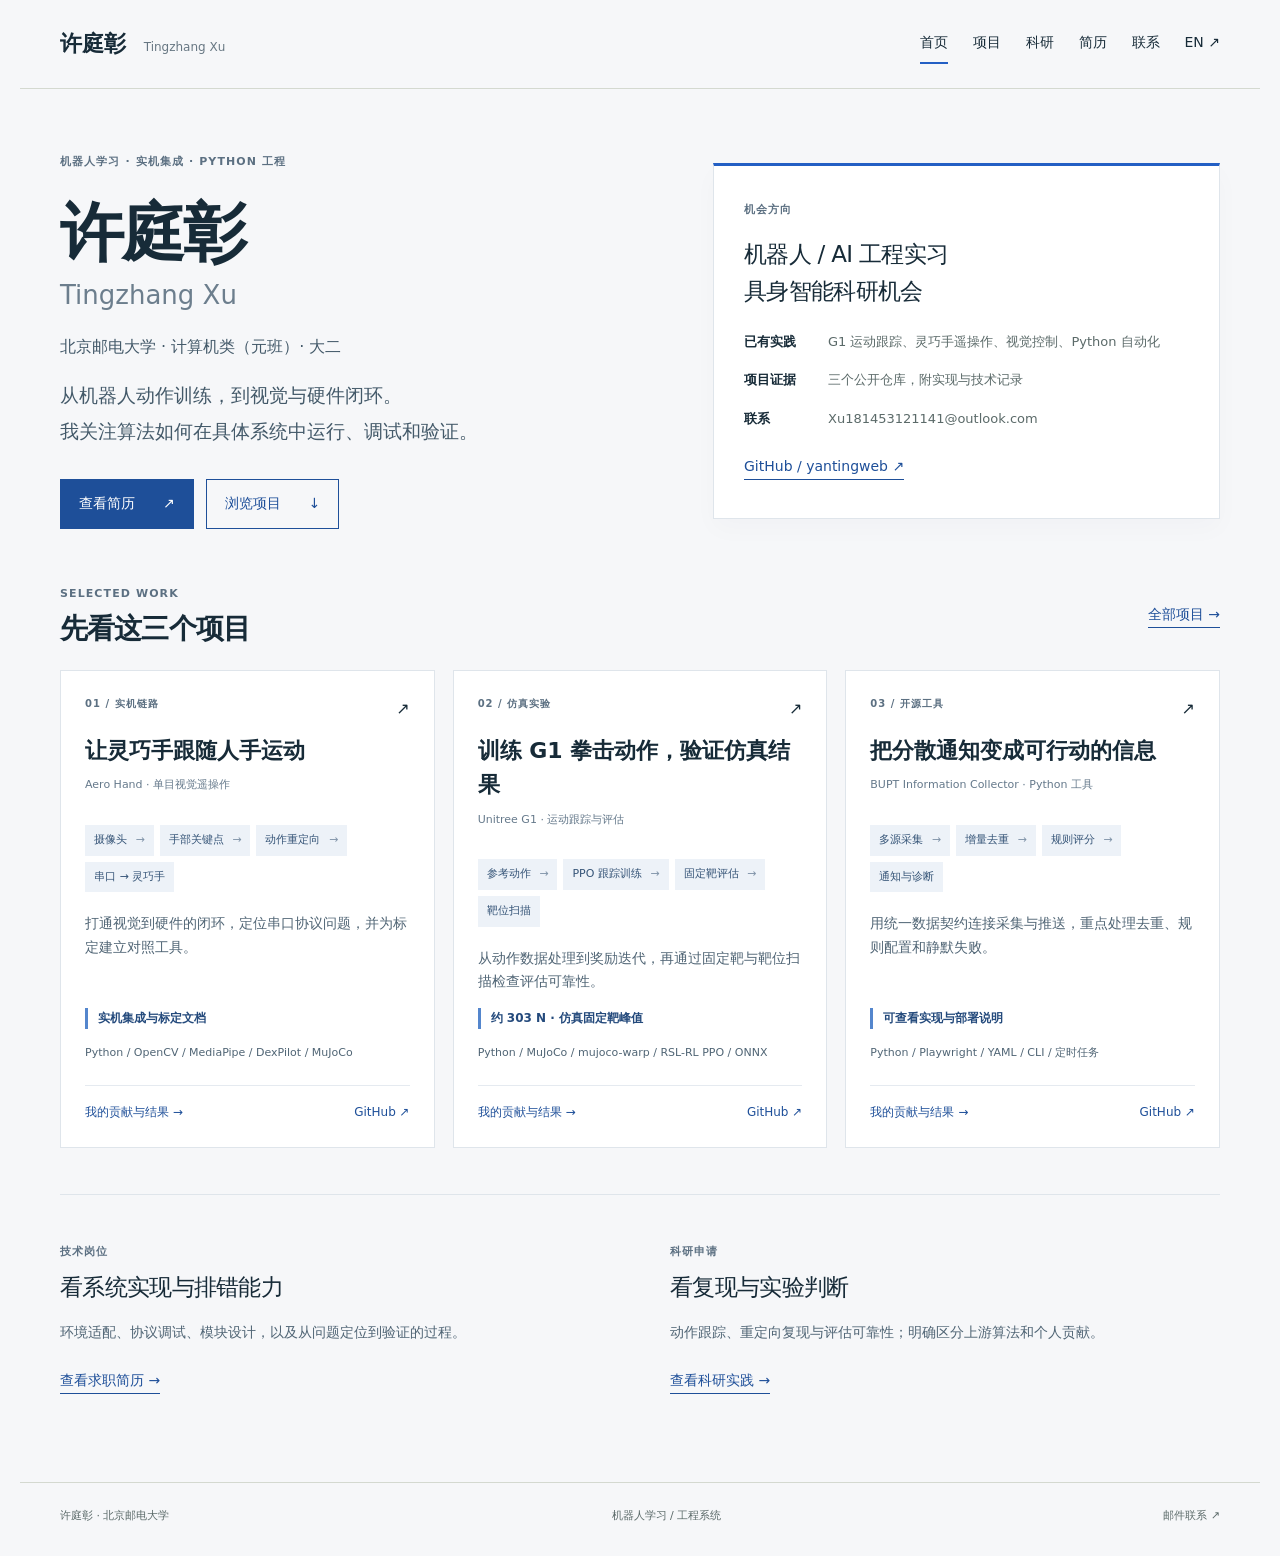
<file: index.html>
<!doctype html><html lang="zh-CN"><head><meta charset="utf-8"><meta name="viewport" content="width=device-width,initial-scale=1"><title>首页 · 许庭彰</title><meta name="description" content="许庭彰，北邮计算机类本科生。机器人学习、灵巧手遥操作与 Python 工程项目。"><link rel="stylesheet" href="assets/style.css"><link rel="stylesheet" href="assets/recruit.css"><link rel="icon" href="assets/favicon.svg"></head><body class="recruit"><a class="skip" href="#main">跳到正文</a><header><a class="brand" href="index.html">许庭彰 <small>Tingzhang Xu</small></a><nav aria-label="主导航"><a href="index.html" aria-current="page">首页</a><a href="projects.html">项目</a><a href="research.html">科研</a><a href="cv.html">简历</a><a href="about.html">联系</a><a href="en/index.html" lang="en">EN ↗</a></nav></header><main id="main"><section class="recruit-hero"><div><p class="eyebrow">机器人学习 · 实机集成 · PYTHON 工程</p><h1>许庭彰<span>Tingzhang Xu</span></h1><p class="identity">北京邮电大学 · 计算机类（元班）· 大二</p><p class="lead">从机器人动作训练，到视觉与硬件闭环。<br>我关注算法如何在具体系统中运行、调试和验证。</p><div class="buttons"><a class="button" href="cv.html">查看简历 <span>↗</span></a><a class="button secondary" href="projects.html">浏览项目 <span>↓</span></a></div></div><aside class="profile-summary"><span class="eyebrow">机会方向</span><h2>机器人 / AI 工程实习<br>具身智能科研机会</h2><dl><dt>已有实践</dt><dd>G1 运动跟踪、灵巧手遥操作、视觉控制、Python 自动化</dd><dt>项目证据</dt><dd>三个公开仓库，附实现与技术记录</dd><dt>联系</dt><dd><a href="mailto:Xu181453121141@outlook.com">Xu181453121141@outlook.com</a></dd></dl><a class="text-link" href="https://github.com/yantingweb">GitHub / yantingweb ↗</a></aside></section><section class="featured"><div class="section-title"><div><p class="eyebrow">SELECTED WORK</p><h2>先看这三个项目</h2></div><a class="text-link" href="projects.html">全部项目 →</a></div><div class="project-grid"><article class="project-card"><div class="card-top"><span class="eyebrow">01 / 实机链路</span><a href="projects.html#hand" aria-label="查看Aero Hand · 单目视觉遥操作详情">↗</a></div><h3><a href="projects.html#hand">让灵巧手跟随人手运动</a></h3><p class="subtitle">Aero Hand · 单目视觉遥操作</p><div class="pipeline" aria-label="系统链路"><span>摄像头</span><span>手部关键点</span><span>动作重定向</span><span>串口 → 灵巧手</span></div><p>打通视觉到硬件的闭环，定位串口协议问题，并为标定建立对照工具。</p><div class="evidence">实机集成与标定文档</div><p class="stack">Python / OpenCV / MediaPipe / DexPilot / MuJoCo</p><div class="card-links"><a href="projects.html#hand">我的贡献与结果 →</a><a href="https://github.com/yantingweb/aero-hand-vision-teleop">GitHub ↗</a></div></article><article class="project-card"><div class="card-top"><span class="eyebrow">02 / 仿真实验</span><a href="projects.html#boxing" aria-label="查看Unitree G1 · 运动跟踪与评估详情">↗</a></div><h3><a href="projects.html#boxing">训练 G1 拳击动作，验证仿真结果</a></h3><p class="subtitle">Unitree G1 · 运动跟踪与评估</p><div class="pipeline" aria-label="系统链路"><span>参考动作</span><span>PPO 跟踪训练</span><span>固定靶评估</span><span>靶位扫描</span></div><p>从动作数据处理到奖励迭代，再通过固定靶与靶位扫描检查评估可靠性。</p><div class="evidence">约 303 N · 仿真固定靶峰值</div><p class="stack">Python / MuJoCo / mujoco-warp / RSL-RL PPO / ONNX</p><div class="card-links"><a href="projects.html#boxing">我的贡献与结果 →</a><a href="https://github.com/yantingweb/robotac-g1-boxing">GitHub ↗</a></div></article><article class="project-card"><div class="card-top"><span class="eyebrow">03 / 开源工具</span><a href="projects.html#collector" aria-label="查看BUPT Information Collector · Python 工具详情">↗</a></div><h3><a href="projects.html#collector">把分散通知变成可行动的信息</a></h3><p class="subtitle">BUPT Information Collector · Python 工具</p><div class="pipeline" aria-label="系统链路"><span>多源采集</span><span>增量去重</span><span>规则评分</span><span>通知与诊断</span></div><p>用统一数据契约连接采集与推送，重点处理去重、规则配置和静默失败。</p><div class="evidence">可查看实现与部署说明</div><p class="stack">Python / Playwright / YAML / CLI / 定时任务</p><div class="card-links"><a href="projects.html#collector">我的贡献与结果 →</a><a href="https://github.com/yantingweb/bupt-information-collector">GitHub ↗</a></div></article></div></section><section class="audience"><div><p class="eyebrow">技术岗位</p><h2>看系统实现与排错能力</h2><p>环境适配、协议调试、模块设计，以及从问题定位到验证的过程。</p><a class="text-link" href="cv.html">查看求职简历 →</a></div><div><p class="eyebrow">科研申请</p><h2>看复现与实验判断</h2><p>动作跟踪、重定向复现与评估可靠性；明确区分上游算法和个人贡献。</p><a class="text-link" href="research.html">查看科研实践 →</a></div></section></main><footer><span>许庭彰 · 北京邮电大学</span><span>机器人学习 / 工程系统</span><a href="mailto:Xu181453121141@outlook.com">邮件联系 ↗</a></footer></body></html>
</file>
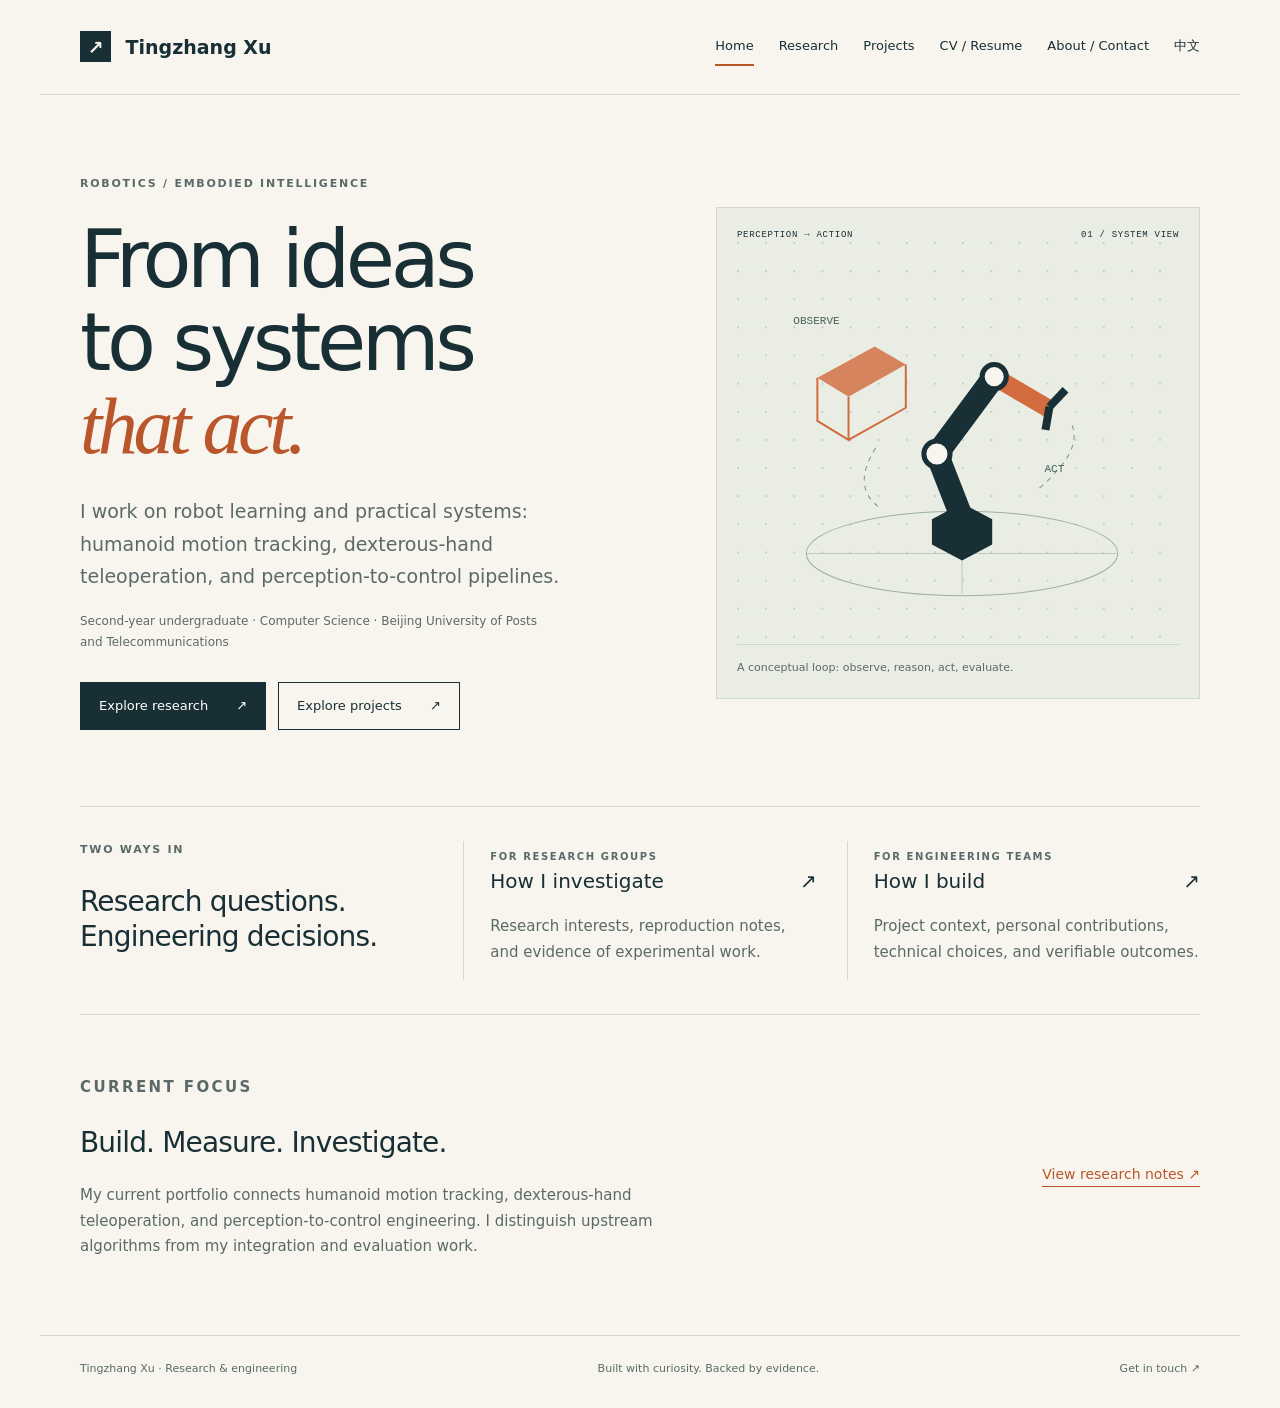
<file: en/index.html>
<!doctype html>
<html lang="en"><head><meta charset="utf-8"><meta name="viewport" content="width=device-width,initial-scale=1">
<meta name="description" content="Tingzhang Xu: embodied intelligence, robotics, research and engineering portfolio.">

<title>Home · Tingzhang Xu</title><link rel="icon" href="assets/favicon.svg" type="image/svg+xml"><link rel="stylesheet" href="assets/style.css"></head>
<body><a class="skip" href="#main">Skip to content</a><header><a class="brand" href="index.html"><span class="brand-mark">↗</span> Tingzhang Xu</a><nav aria-label="Main navigation"><a aria-current="page" href="index.html">Home</a><a href="research.html">Research</a><a href="projects.html">Projects</a><a href="cv.html">CV / Resume</a><a href="about.html">About / Contact</a><a href="../index.html" lang="zh-CN">中文</a></nav></header>
<main id="main">
<section class="hero"><div><p class="eyebrow">ROBOTICS / EMBODIED INTELLIGENCE</p><h1>From ideas<br>to systems<br><em>that act.</em></h1><p class="intro">I work on robot learning and practical systems: humanoid motion tracking, dexterous-hand teleoperation, and perception-to-control pipelines.</p><p class="affiliation">Second-year undergraduate · Computer Science · Beijing University of Posts and Telecommunications</p><div class="buttons"><a class="button" href="research.html">Explore research <span>↗</span></a><a class="button secondary" href="projects.html">Explore projects <span>↗</span></a></div></div>
<figure class="diagram"><div class="diagram-label"><span>PERCEPTION → ACTION</span><span>01 / SYSTEM VIEW</span></div><svg viewBox="0 0 440 400" role="img" aria-labelledby="diagram-title"><title id="diagram-title">Conceptual robot perception and action loop; an illustration, not an experimental result</title><defs><pattern id="grid" width="28" height="28" patternUnits="userSpaceOnUse"><circle cx="1" cy="1" r="1" fill="#b8c7c2"/></pattern></defs><rect width="440" height="400" fill="url(#grid)"/><ellipse cx="224" cy="310" rx="155" ry="42" fill="none" stroke="#9eafa9"/><path d="M70 310h308M224 270v80" stroke="#bbc8c1"/><path d="M194 301v-25l30-16 30 16v25l-30 16z" fill="#182f36"/><path d="M224 275l-25-64 57-77" fill="none" stroke="#182f36" stroke-width="23" stroke-linejoin="round"/><path d="M256 134l56 33" stroke="#d26b3d" stroke-width="18"/><path d="M311 164l16-17m-16 17l-4 23" stroke="#182f36" stroke-width="8"/><circle cx="199" cy="211" r="13" fill="#f7f5ed" stroke="#182f36" stroke-width="5"/><circle cx="256" cy="134" r="12" fill="#f7f5ed" stroke="#182f36" stroke-width="5"/><path d="M80 135l57-31 31 18-57 32z" fill="#d26b3d" opacity=".8"/><path d="M80 135v43l31 19v-43m0 43l57-32v-43" fill="none" stroke="#d26b3d" stroke-width="2"/><path d="M138 205q-25 40 5 60M301 245q44-38 32-64" fill="none" stroke="#7f9489" stroke-dasharray="5 5"/><text x="56" y="82" font-family="monospace" font-size="11" fill="#49625a">OBSERVE</text><text x="306" y="229" font-family="monospace" font-size="11" fill="#49625a">ACT</text></svg><figcaption>A conceptual loop: observe, reason, act, evaluate.</figcaption></figure></section>
<section class="paths"><div><p class="eyebrow">TWO WAYS IN</p><h2>Research questions.<br>Engineering decisions.</h2></div><a class="path" href="research.html"><span class="eyebrow">FOR RESEARCH GROUPS</span><h3>How I investigate <span>↗</span></h3><p>Research interests, reproduction notes, and evidence of experimental work.</p></a><a class="path" href="projects.html"><span class="eyebrow">FOR ENGINEERING TEAMS</span><h3>How I build <span>↗</span></h3><p>Project context, personal contributions, technical choices, and verifiable outcomes.</p></a></section>
<section class="selected"><div><p class="eyebrow">CURRENT FOCUS</p><h2>Build. Measure. Investigate.</h2><p>My current portfolio connects humanoid motion tracking, dexterous-hand teleoperation, and perception-to-control engineering. I distinguish upstream algorithms from my integration and evaluation work.</p></div><a class="text-link" href="research.html">View research notes ↗</a></section></main><footer><span>Tingzhang Xu · Research & engineering</span><span>Built with curiosity. Backed by evidence.</span><a href="about.html">Get in touch ↗</a></footer></body></html>
</file>
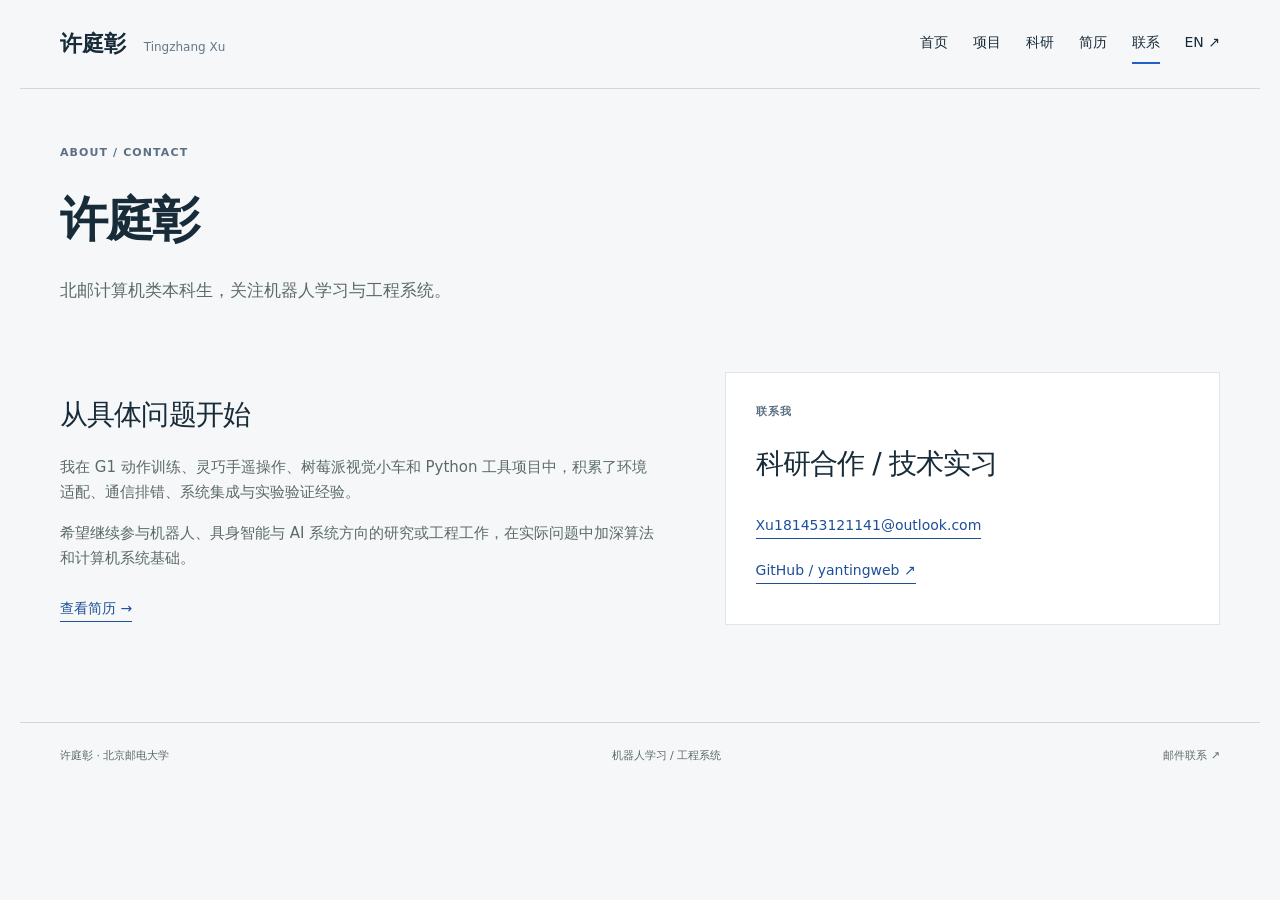
<file: about.html>
<!doctype html><html lang="zh-CN"><head><meta charset="utf-8"><meta name="viewport" content="width=device-width,initial-scale=1"><title>联系 · 许庭彰</title><meta name="description" content="许庭彰，北邮计算机类本科生。机器人学习、灵巧手遥操作与 Python 工程项目。"><link rel="stylesheet" href="assets/style.css"><link rel="stylesheet" href="assets/recruit.css"><link rel="icon" href="assets/favicon.svg"></head><body class="recruit"><a class="skip" href="#main">跳到正文</a><header><a class="brand" href="index.html">许庭彰 <small>Tingzhang Xu</small></a><nav aria-label="主导航"><a href="index.html">首页</a><a href="projects.html">项目</a><a href="research.html">科研</a><a href="cv.html">简历</a><a href="about.html" aria-current="page">联系</a><a href="en/index.html" lang="en">EN ↗</a></nav></header><main id="main"><section class="page-heading"><p class="eyebrow">ABOUT / CONTACT</p><h1>许庭彰</h1><p>北邮计算机类本科生，关注机器人学习与工程系统。</p></section><section class="about-grid"><div><h2>从具体问题开始</h2><p>我在 G1 动作训练、灵巧手遥操作、树莓派视觉小车和 Python 工具项目中，积累了环境适配、通信排错、系统集成与实验验证经验。</p><p>希望继续参与机器人、具身智能与 AI 系统方向的研究或工程工作，在实际问题中加深算法和计算机系统基础。</p><a class="text-link" href="cv.html">查看简历 →</a></div><aside class="contact"><p class="eyebrow">联系我</p><h2>科研合作 / 技术实习</h2><a class="text-link" href="mailto:Xu181453121141@outlook.com">Xu181453121141@outlook.com</a><br><a class="text-link" href="https://github.com/yantingweb">GitHub / yantingweb ↗</a></aside></section></main><footer><span>许庭彰 · 北京邮电大学</span><span>机器人学习 / 工程系统</span><a href="mailto:Xu181453121141@outlook.com">邮件联系 ↗</a></footer></body></html>
</file>
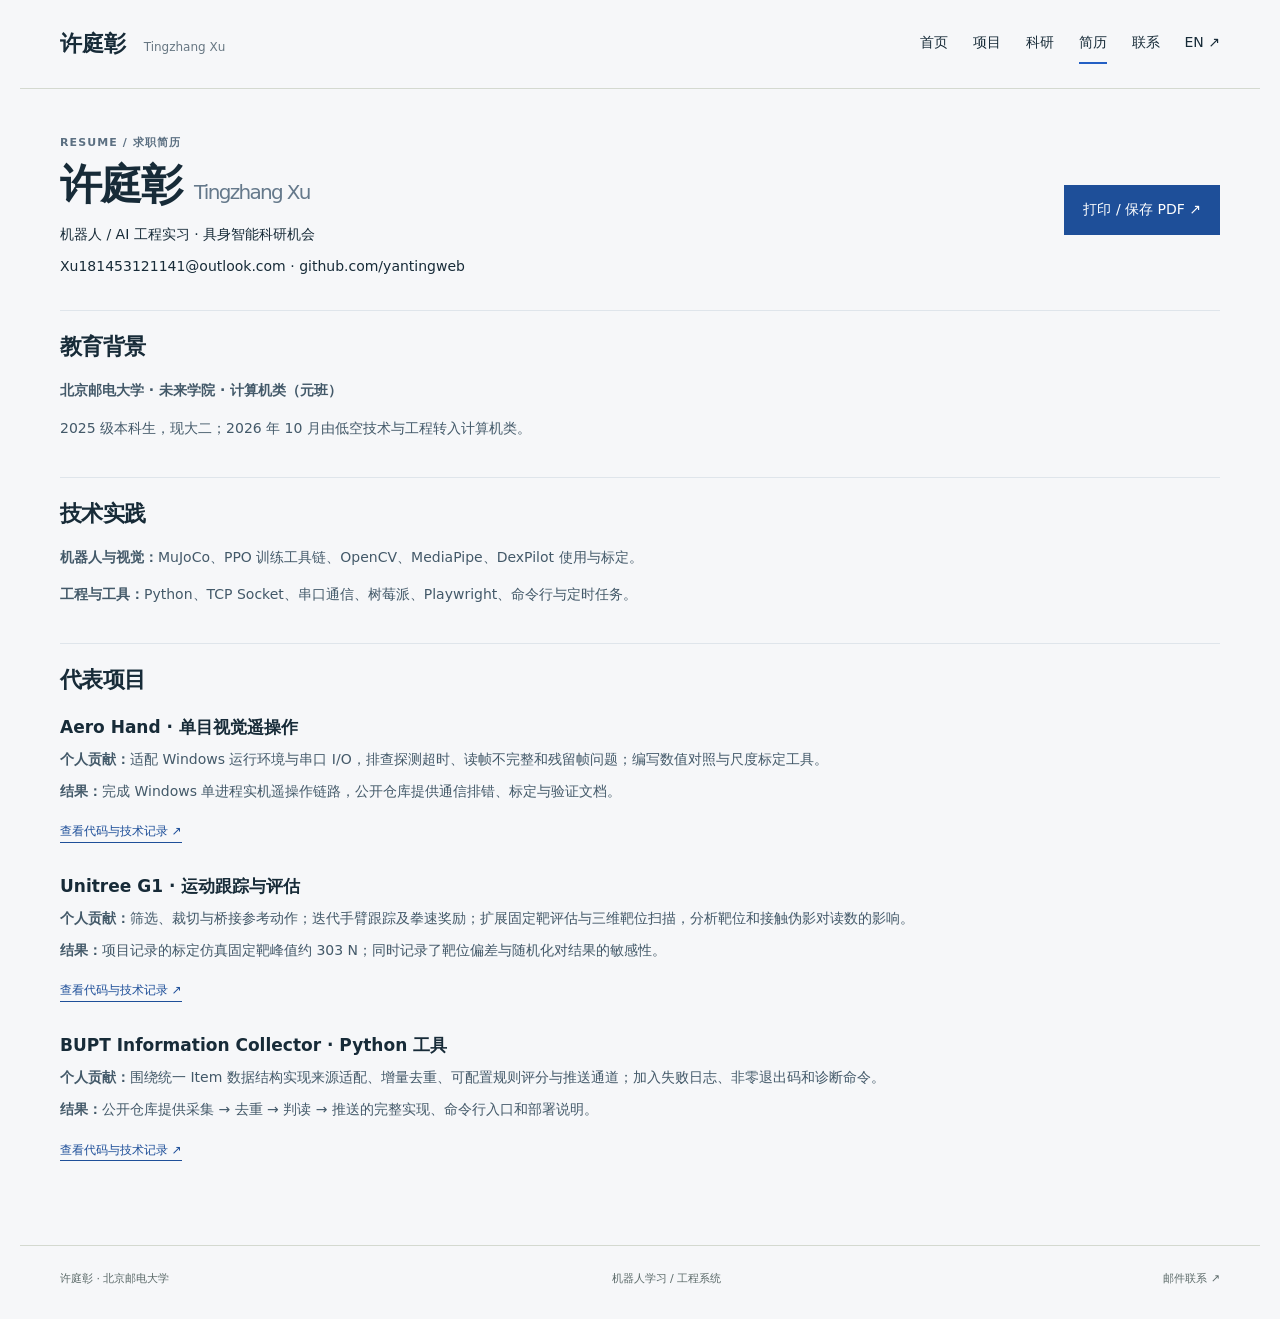
<file: cv.html>
<!doctype html><html lang="zh-CN"><head><meta charset="utf-8"><meta name="viewport" content="width=device-width,initial-scale=1"><title>简历 · 许庭彰</title><meta name="description" content="许庭彰，北邮计算机类本科生。机器人学习、灵巧手遥操作与 Python 工程项目。"><link rel="stylesheet" href="assets/style.css"><link rel="stylesheet" href="assets/recruit.css"><link rel="icon" href="assets/favicon.svg"></head><body class="recruit"><a class="skip" href="#main">跳到正文</a><header><a class="brand" href="index.html">许庭彰 <small>Tingzhang Xu</small></a><nav aria-label="主导航"><a href="index.html">首页</a><a href="projects.html">项目</a><a href="research.html">科研</a><a href="cv.html" aria-current="page">简历</a><a href="about.html">联系</a><a href="en/index.html" lang="en">EN ↗</a></nav></header><main id="main"><section class="resume-header"><div><p class="eyebrow">RESUME / 求职简历</p><h1>许庭彰 <span>Tingzhang Xu</span></h1><p>机器人 / AI 工程实习 · 具身智能科研机会</p><p><a href="mailto:Xu181453121141@outlook.com">Xu181453121141@outlook.com</a> · <a href="https://github.com/yantingweb">github.com/yantingweb</a></p></div><button class="button" type="button" id="print-resume">打印 / 保存 PDF ↗</button></section><section class="resume-section"><h2>教育背景</h2><p><strong>北京邮电大学 · 未来学院 · 计算机类（元班）</strong></p><p>2025 级本科生，现大二；2026 年 10 月由低空技术与工程转入计算机类。</p></section><section class="resume-section"><h2>技术实践</h2><p><strong>机器人与视觉：</strong>MuJoCo、PPO 训练工具链、OpenCV、MediaPipe、DexPilot 使用与标定。</p><p><strong>工程与工具：</strong>Python、TCP Socket、串口通信、树莓派、Playwright、命令行与定时任务。</p></section><section class="resume-section"><h2>代表项目</h2><article class="resume-project"><h3>Aero Hand · 单目视觉遥操作</h3><p><strong>个人贡献：</strong>适配 Windows 运行环境与串口 I/O，排查探测超时、读帧不完整和残留帧问题；编写数值对照与尺度标定工具。</p><p><strong>结果：</strong>完成 Windows 单进程实机遥操作链路，公开仓库提供通信排错、标定与验证文档。</p><a class="text-link" href="https://github.com/yantingweb/aero-hand-vision-teleop">查看代码与技术记录 ↗</a></article><article class="resume-project"><h3>Unitree G1 · 运动跟踪与评估</h3><p><strong>个人贡献：</strong>筛选、裁切与桥接参考动作；迭代手臂跟踪及拳速奖励；扩展固定靶评估与三维靶位扫描，分析靶位和接触伪影对读数的影响。</p><p><strong>结果：</strong>项目记录的标定仿真固定靶峰值约 303 N；同时记录了靶位偏差与随机化对结果的敏感性。</p><a class="text-link" href="https://github.com/yantingweb/robotac-g1-boxing">查看代码与技术记录 ↗</a></article><article class="resume-project"><h3>BUPT Information Collector · Python 工具</h3><p><strong>个人贡献：</strong>围绕统一 Item 数据结构实现来源适配、增量去重、可配置规则评分与推送通道；加入失败日志、非零退出码和诊断命令。</p><p><strong>结果：</strong>公开仓库提供采集 → 去重 → 判读 → 推送的完整实现、命令行入口和部署说明。</p><a class="text-link" href="https://github.com/yantingweb/bupt-information-collector">查看代码与技术记录 ↗</a></article></section><script src="assets/print.js" defer></script></main><footer><span>许庭彰 · 北京邮电大学</span><span>机器人学习 / 工程系统</span><a href="mailto:Xu181453121141@outlook.com">邮件联系 ↗</a></footer></body></html>
</file>
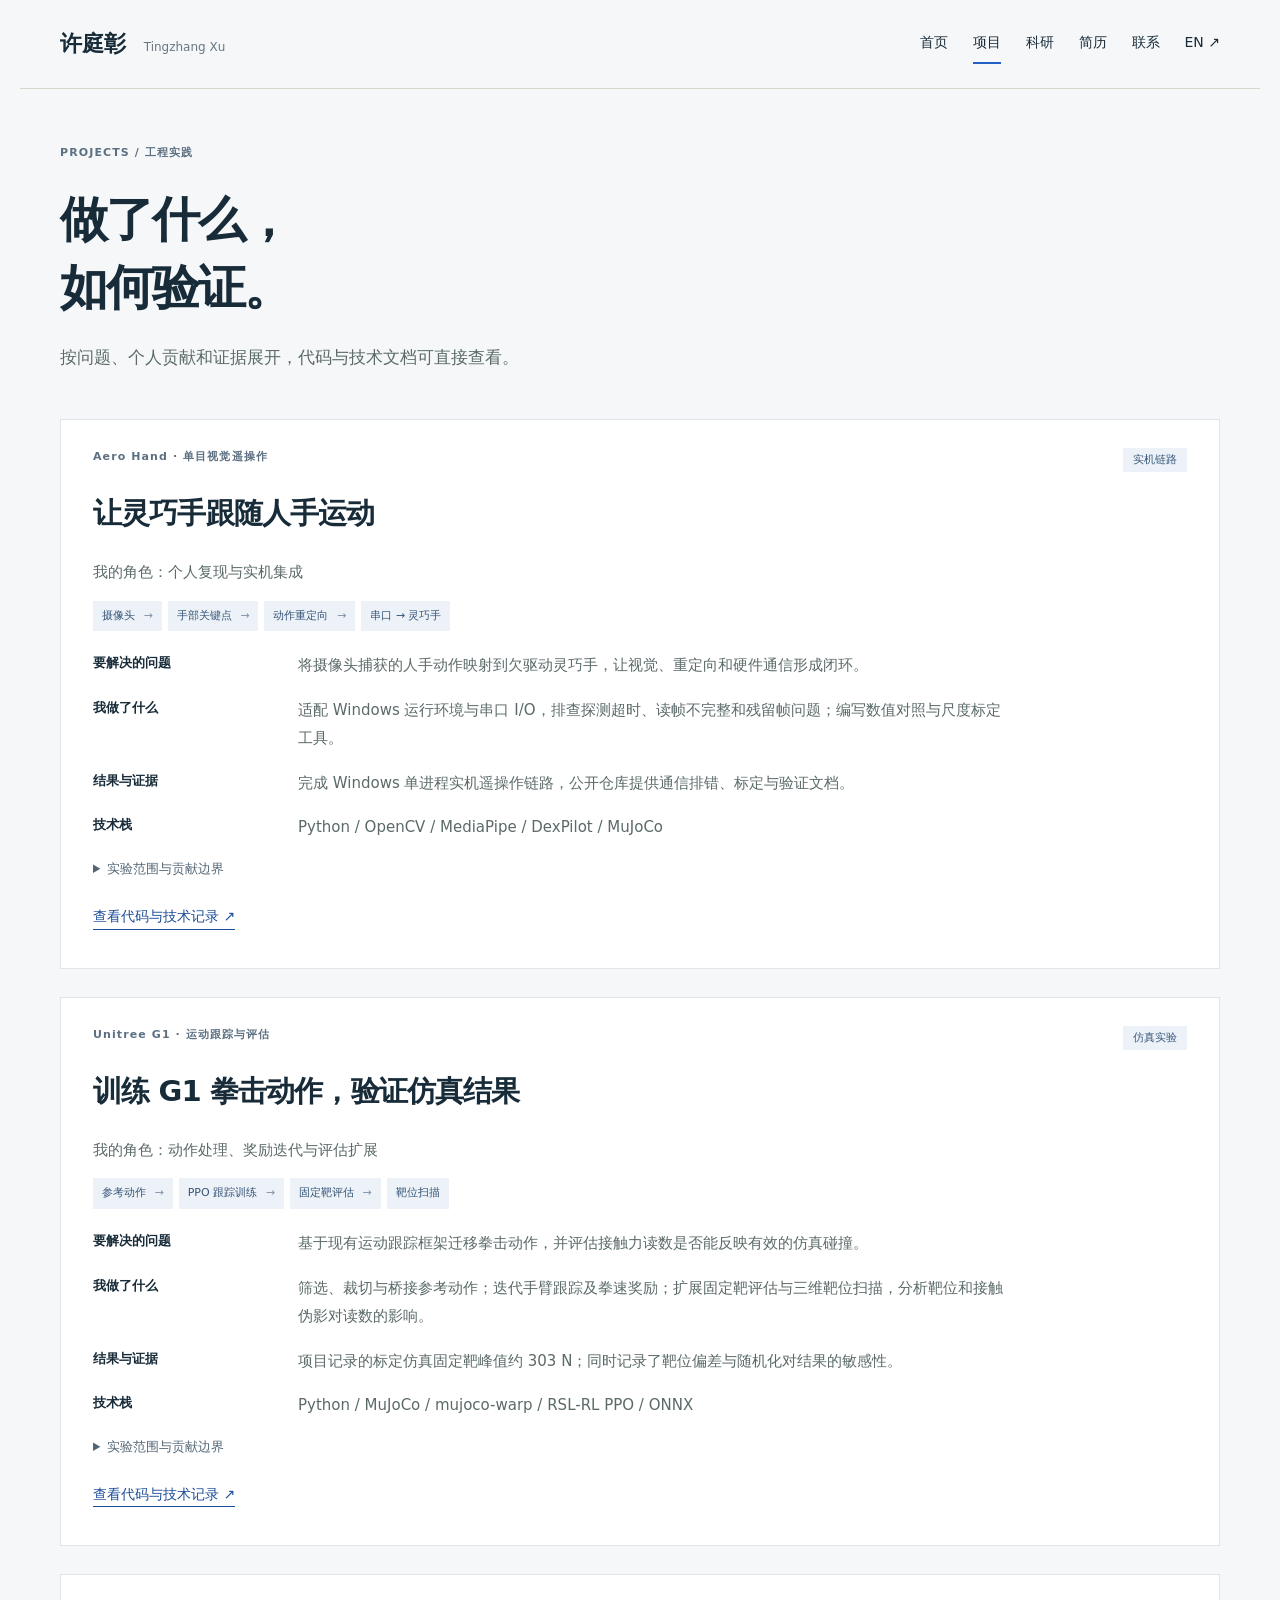
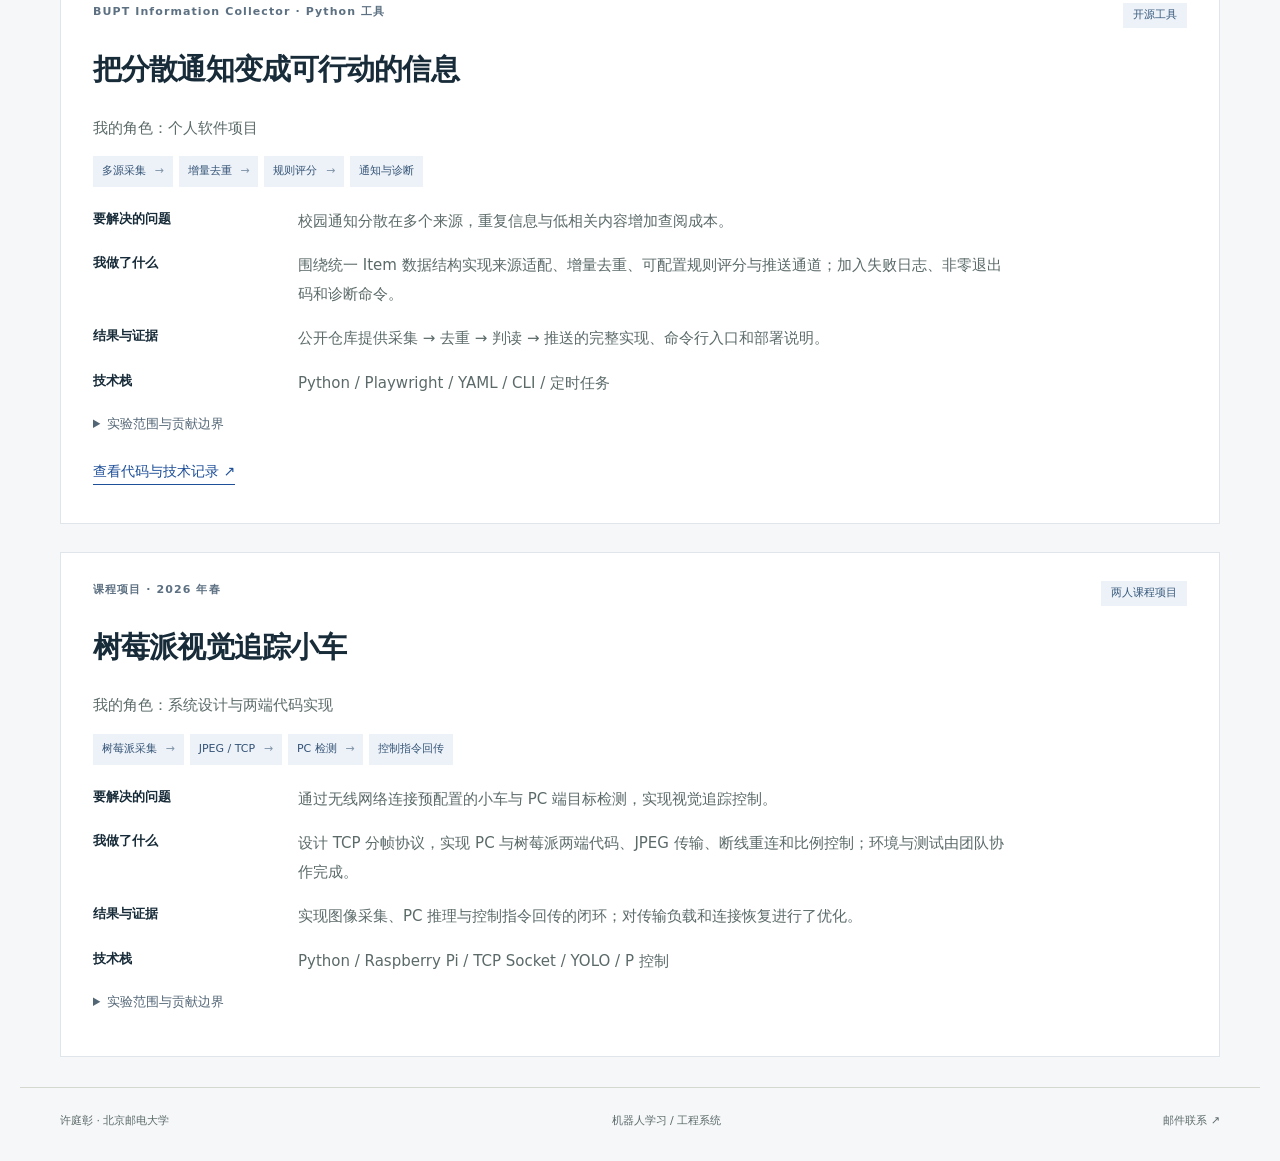
<file: projects.html>
<!doctype html><html lang="zh-CN"><head><meta charset="utf-8"><meta name="viewport" content="width=device-width,initial-scale=1"><title>项目 · 许庭彰</title><meta name="description" content="许庭彰，北邮计算机类本科生。机器人学习、灵巧手遥操作与 Python 工程项目。"><link rel="stylesheet" href="assets/style.css"><link rel="stylesheet" href="assets/recruit.css"><link rel="icon" href="assets/favicon.svg"></head><body class="recruit"><a class="skip" href="#main">跳到正文</a><header><a class="brand" href="index.html">许庭彰 <small>Tingzhang Xu</small></a><nav aria-label="主导航"><a href="index.html">首页</a><a href="projects.html" aria-current="page">项目</a><a href="research.html">科研</a><a href="cv.html">简历</a><a href="about.html">联系</a><a href="en/index.html" lang="en">EN ↗</a></nav></header><main id="main"><section class="page-heading"><p class="eyebrow">PROJECTS / 工程实践</p><h1>做了什么，<br>如何验证。</h1><p>按问题、个人贡献和证据展开，代码与技术文档可直接查看。</p></section><article class="case" id="hand"><div class="case-top"><span class="eyebrow">Aero Hand · 单目视觉遥操作</span><span class="tag">实机链路</span></div><h2>让灵巧手跟随人手运动</h2><p class="role">我的角色：个人复现与实机集成</p><div class="pipeline" aria-label="系统链路"><span>摄像头</span><span>手部关键点</span><span>动作重定向</span><span>串口 → 灵巧手</span></div><dl><dt>要解决的问题</dt><dd>将摄像头捕获的人手动作映射到欠驱动灵巧手，让视觉、重定向和硬件通信形成闭环。</dd><dt>我做了什么</dt><dd>适配 Windows 运行环境与串口 I/O，排查探测超时、读帧不完整和残留帧问题；编写数值对照与尺度标定工具。</dd><dt>结果与证据</dt><dd>完成 Windows 单进程实机遥操作链路，公开仓库提供通信排错、标定与验证文档。</dd><dt>技术栈</dt><dd>Python / OpenCV / MediaPipe / DexPilot / MuJoCo</dd></dl><details><summary>实验范围与贡献边界</summary><p>重定向采用上游 DexPilot；个人贡献集中在环境适配、通信、标定与验证。</p></details><a class="text-link" href="https://github.com/yantingweb/aero-hand-vision-teleop">查看代码与技术记录 ↗</a></article><article class="case" id="boxing"><div class="case-top"><span class="eyebrow">Unitree G1 · 运动跟踪与评估</span><span class="tag">仿真实验</span></div><h2>训练 G1 拳击动作，验证仿真结果</h2><p class="role">我的角色：动作处理、奖励迭代与评估扩展</p><div class="pipeline" aria-label="系统链路"><span>参考动作</span><span>PPO 跟踪训练</span><span>固定靶评估</span><span>靶位扫描</span></div><dl><dt>要解决的问题</dt><dd>基于现有运动跟踪框架迁移拳击动作，并评估接触力读数是否能反映有效的仿真碰撞。</dd><dt>我做了什么</dt><dd>筛选、裁切与桥接参考动作；迭代手臂跟踪及拳速奖励；扩展固定靶评估与三维靶位扫描，分析靶位和接触伪影对读数的影响。</dd><dt>结果与证据</dt><dd>项目记录的标定仿真固定靶峰值约 303 N；同时记录了靶位偏差与随机化对结果的敏感性。</dd><dt>技术栈</dt><dd>Python / MuJoCo / mujoco-warp / RSL-RL PPO / ONNX</dd></dl><details><summary>实验范围与贡献边界</summary><p>303 N 是特定条件下的仿真接触力峰值，不代表真机力度或多次实验均值。训练基于上游运动跟踪与 PPO 框架。</p></details><a class="text-link" href="https://github.com/yantingweb/robotac-g1-boxing">查看代码与技术记录 ↗</a></article><article class="case" id="collector"><div class="case-top"><span class="eyebrow">BUPT Information Collector · Python 工具</span><span class="tag">开源工具</span></div><h2>把分散通知变成可行动的信息</h2><p class="role">我的角色：个人软件项目</p><div class="pipeline" aria-label="系统链路"><span>多源采集</span><span>增量去重</span><span>规则评分</span><span>通知与诊断</span></div><dl><dt>要解决的问题</dt><dd>校园通知分散在多个来源，重复信息与低相关内容增加查阅成本。</dd><dt>我做了什么</dt><dd>围绕统一 Item 数据结构实现来源适配、增量去重、可配置规则评分与推送通道；加入失败日志、非零退出码和诊断命令。</dd><dt>结果与证据</dt><dd>公开仓库提供采集 → 去重 → 判读 → 推送的完整实现、命令行入口和部署说明。</dd><dt>技术栈</dt><dd>Python / Playwright / YAML / CLI / 定时任务</dd></dl><details><summary>实验范围与贡献边界</summary><p>未声称用户规模、推送成功率或服务可用性指标。</p></details><a class="text-link" href="https://github.com/yantingweb/bupt-information-collector">查看代码与技术记录 ↗</a></article><article class="case" id="car"><div class="case-top"><span class="eyebrow">课程项目 · 2026 年春</span><span class="tag">两人课程项目</span></div><h2>树莓派视觉追踪小车</h2><p class="role">我的角色：系统设计与两端代码实现</p><div class="pipeline" aria-label="系统链路"><span>树莓派采集</span><span>JPEG / TCP</span><span>PC 检测</span><span>控制指令回传</span></div><dl><dt>要解决的问题</dt><dd>通过无线网络连接预配置的小车与 PC 端目标检测，实现视觉追踪控制。</dd><dt>我做了什么</dt><dd>设计 TCP 分帧协议，实现 PC 与树莓派两端代码、JPEG 传输、断线重连和比例控制；环境与测试由团队协作完成。</dd><dt>结果与证据</dt><dd>实现图像采集、PC 推理与控制指令回传的闭环；对传输负载和连接恢复进行了优化。</dd><dt>技术栈</dt><dd>Python / Raspberry Pi / TCP Socket / YOLO / P 控制</dd></dl><details><summary>实验范围与贡献边界</summary><p>暂不展示尚未复核测试口径的延迟数字；此项目未提供公开代码链接。</p></details></article></main><footer><span>许庭彰 · 北京邮电大学</span><span>机器人学习 / 工程系统</span><a href="mailto:Xu181453121141@outlook.com">邮件联系 ↗</a></footer></body></html>
</file>
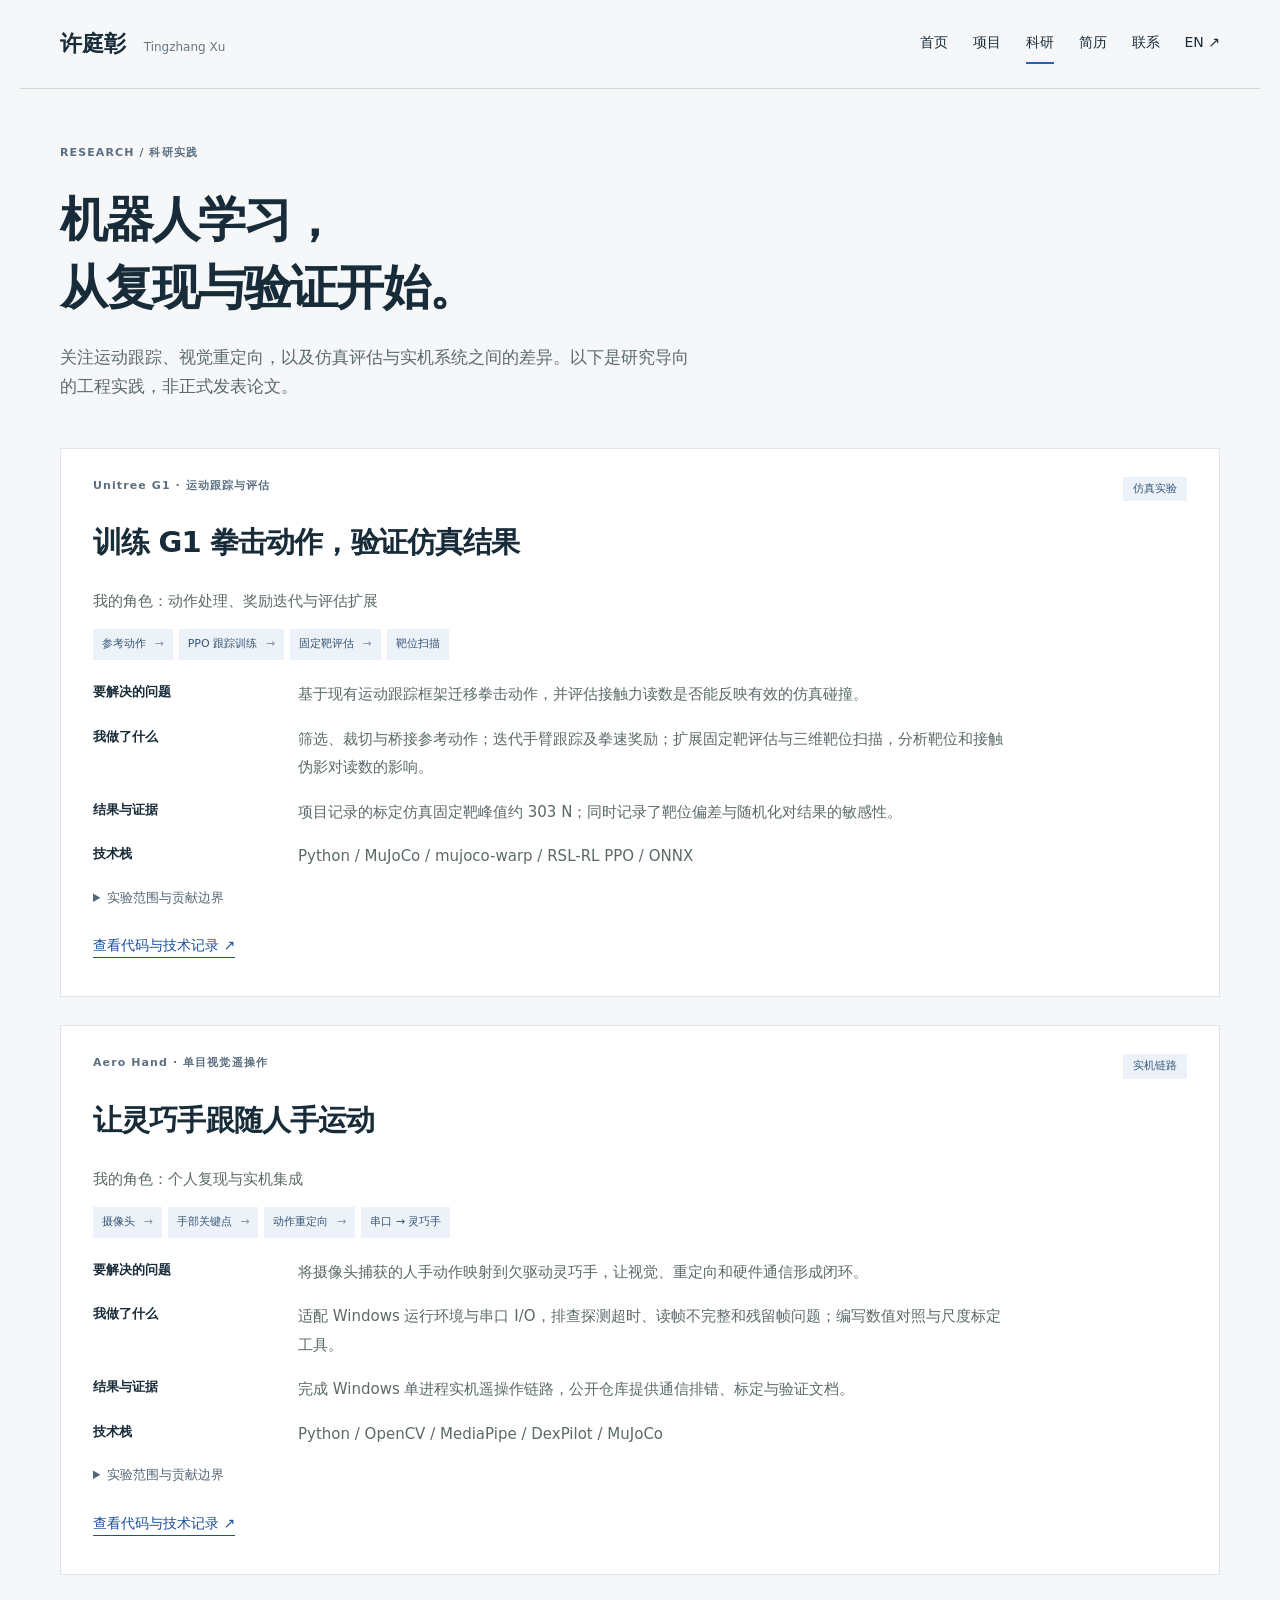
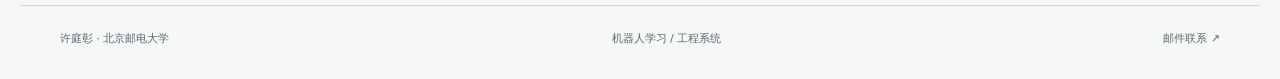
<file: research.html>
<!doctype html><html lang="zh-CN"><head><meta charset="utf-8"><meta name="viewport" content="width=device-width,initial-scale=1"><title>科研 · 许庭彰</title><meta name="description" content="许庭彰，北邮计算机类本科生。机器人学习、灵巧手遥操作与 Python 工程项目。"><link rel="stylesheet" href="assets/style.css"><link rel="stylesheet" href="assets/recruit.css"><link rel="icon" href="assets/favicon.svg"></head><body class="recruit"><a class="skip" href="#main">跳到正文</a><header><a class="brand" href="index.html">许庭彰 <small>Tingzhang Xu</small></a><nav aria-label="主导航"><a href="index.html">首页</a><a href="projects.html">项目</a><a href="research.html" aria-current="page">科研</a><a href="cv.html">简历</a><a href="about.html">联系</a><a href="en/index.html" lang="en">EN ↗</a></nav></header><main id="main"><section class="page-heading"><p class="eyebrow">RESEARCH / 科研实践</p><h1>机器人学习，<br>从复现与验证开始。</h1><p>关注运动跟踪、视觉重定向，以及仿真评估与实机系统之间的差异。以下是研究导向的工程实践，非正式发表论文。</p></section><article class="case" id="boxing"><div class="case-top"><span class="eyebrow">Unitree G1 · 运动跟踪与评估</span><span class="tag">仿真实验</span></div><h2>训练 G1 拳击动作，验证仿真结果</h2><p class="role">我的角色：动作处理、奖励迭代与评估扩展</p><div class="pipeline" aria-label="系统链路"><span>参考动作</span><span>PPO 跟踪训练</span><span>固定靶评估</span><span>靶位扫描</span></div><dl><dt>要解决的问题</dt><dd>基于现有运动跟踪框架迁移拳击动作，并评估接触力读数是否能反映有效的仿真碰撞。</dd><dt>我做了什么</dt><dd>筛选、裁切与桥接参考动作；迭代手臂跟踪及拳速奖励；扩展固定靶评估与三维靶位扫描，分析靶位和接触伪影对读数的影响。</dd><dt>结果与证据</dt><dd>项目记录的标定仿真固定靶峰值约 303 N；同时记录了靶位偏差与随机化对结果的敏感性。</dd><dt>技术栈</dt><dd>Python / MuJoCo / mujoco-warp / RSL-RL PPO / ONNX</dd></dl><details><summary>实验范围与贡献边界</summary><p>303 N 是特定条件下的仿真接触力峰值，不代表真机力度或多次实验均值。训练基于上游运动跟踪与 PPO 框架。</p></details><a class="text-link" href="https://github.com/yantingweb/robotac-g1-boxing">查看代码与技术记录 ↗</a></article><article class="case" id="hand"><div class="case-top"><span class="eyebrow">Aero Hand · 单目视觉遥操作</span><span class="tag">实机链路</span></div><h2>让灵巧手跟随人手运动</h2><p class="role">我的角色：个人复现与实机集成</p><div class="pipeline" aria-label="系统链路"><span>摄像头</span><span>手部关键点</span><span>动作重定向</span><span>串口 → 灵巧手</span></div><dl><dt>要解决的问题</dt><dd>将摄像头捕获的人手动作映射到欠驱动灵巧手，让视觉、重定向和硬件通信形成闭环。</dd><dt>我做了什么</dt><dd>适配 Windows 运行环境与串口 I/O，排查探测超时、读帧不完整和残留帧问题；编写数值对照与尺度标定工具。</dd><dt>结果与证据</dt><dd>完成 Windows 单进程实机遥操作链路，公开仓库提供通信排错、标定与验证文档。</dd><dt>技术栈</dt><dd>Python / OpenCV / MediaPipe / DexPilot / MuJoCo</dd></dl><details><summary>实验范围与贡献边界</summary><p>重定向采用上游 DexPilot；个人贡献集中在环境适配、通信、标定与验证。</p></details><a class="text-link" href="https://github.com/yantingweb/aero-hand-vision-teleop">查看代码与技术记录 ↗</a></article></main><footer><span>许庭彰 · 北京邮电大学</span><span>机器人学习 / 工程系统</span><a href="mailto:Xu181453121141@outlook.com">邮件联系 ↗</a></footer></body></html>
</file>
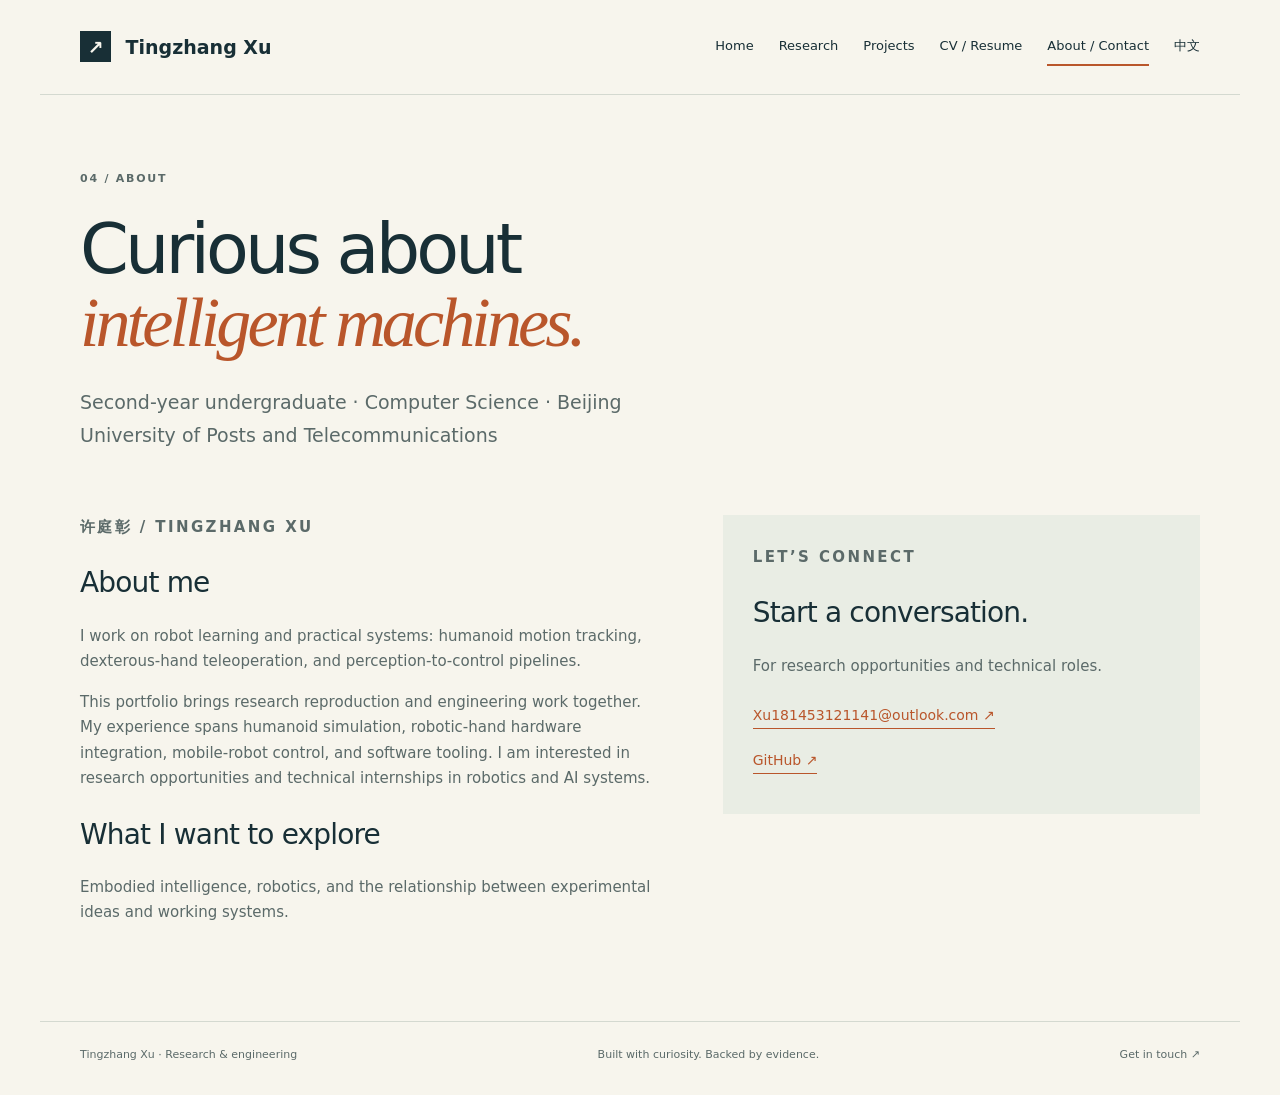
<file: en/about.html>
<!doctype html>
<html lang="en"><head><meta charset="utf-8"><meta name="viewport" content="width=device-width,initial-scale=1">
<meta name="description" content="Tingzhang Xu: embodied intelligence, robotics, research and engineering portfolio.">

<title>About / Contact · Tingzhang Xu</title><link rel="icon" href="assets/favicon.svg" type="image/svg+xml"><link rel="stylesheet" href="assets/style.css"></head>
<body><a class="skip" href="#main">Skip to content</a><header><a class="brand" href="index.html"><span class="brand-mark">↗</span> Tingzhang Xu</a><nav aria-label="Main navigation"><a href="index.html">Home</a><a href="research.html">Research</a><a href="projects.html">Projects</a><a href="cv.html">CV / Resume</a><a aria-current="page" href="about.html">About / Contact</a><a href="../index.html" lang="zh-CN">中文</a></nav></header>
<main id="main"><section class="page-heading"><p class="eyebrow">04 / ABOUT</p><h1>Curious about<br><em>intelligent machines.</em></h1><p>Second-year undergraduate · Computer Science · Beijing University of Posts and Telecommunications</p></section><section class="about-grid"><div><p class="eyebrow">许庭彰 / TINGZHANG XU</p><h2>About me</h2><p>I work on robot learning and practical systems: humanoid motion tracking, dexterous-hand teleoperation, and perception-to-control pipelines.</p><p>This portfolio brings research reproduction and engineering work together. My experience spans humanoid simulation, robotic-hand hardware integration, mobile-robot control, and software tooling. I am interested in research opportunities and technical internships in robotics and AI systems.</p><h2>What I want to explore</h2><p>Embodied intelligence, robotics, and the relationship between experimental ideas and working systems.</p></div><aside class="contact"><p class="eyebrow">LET’S CONNECT</p><h2>Start a conversation.</h2><p>For research opportunities and technical roles.</p><a class="text-link" href="mailto:Xu181453121141@outlook.com">Xu181453121141@outlook.com ↗</a><br><a class="text-link" href="https://github.com/yantingweb">GitHub ↗</a></aside></section></main><footer><span>Tingzhang Xu · Research & engineering</span><span>Built with curiosity. Backed by evidence.</span><a href="about.html">Get in touch ↗</a></footer></body></html>
</file>
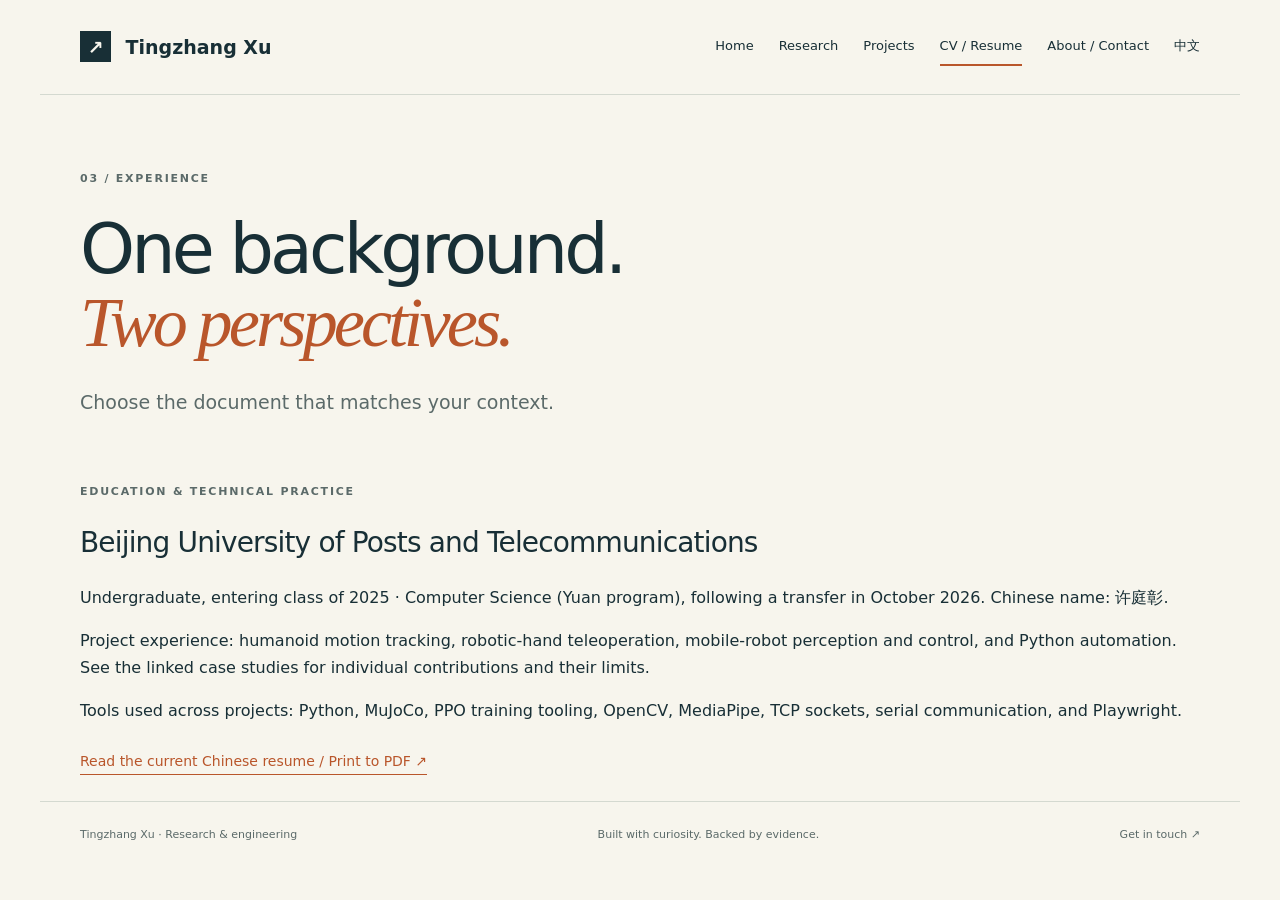
<file: en/cv.html>
<!doctype html>
<html lang="en"><head><meta charset="utf-8"><meta name="viewport" content="width=device-width,initial-scale=1">
<meta name="description" content="Tingzhang Xu: embodied intelligence, robotics, research and engineering portfolio.">

<title>CV / Resume · Tingzhang Xu</title><link rel="icon" href="assets/favicon.svg" type="image/svg+xml"><link rel="stylesheet" href="assets/style.css"></head>
<body><a class="skip" href="#main">Skip to content</a><header><a class="brand" href="index.html"><span class="brand-mark">↗</span> Tingzhang Xu</a><nav aria-label="Main navigation"><a href="index.html">Home</a><a href="research.html">Research</a><a href="projects.html">Projects</a><a aria-current="page" href="cv.html">CV / Resume</a><a href="about.html">About / Contact</a><a href="../index.html" lang="zh-CN">中文</a></nav></header>
<main id="main"><section class="page-heading"><p class="eyebrow">03 / EXPERIENCE</p><h1>One background.<br><em>Two perspectives.</em></h1><p>Choose the document that matches your context.</p></section><section class="experience"><p class="eyebrow">EDUCATION & TECHNICAL PRACTICE</p><h2>Beijing University of Posts and Telecommunications</h2><p>Undergraduate, entering class of 2025 · Computer Science (Yuan program), following a transfer in October 2026. Chinese name: 许庭彰.</p><p>Project experience: humanoid motion tracking, robotic-hand teleoperation, mobile-robot perception and control, and Python automation. See the linked case studies for individual contributions and their limits.</p><p>Tools used across projects: Python, MuJoCo, PPO training tooling, OpenCV, MediaPipe, TCP sockets, serial communication, and Playwright.</p></section><p><a class="text-link" href="../cv.html">Read the current Chinese resume / Print to PDF ↗</a></p></main><footer><span>Tingzhang Xu · Research & engineering</span><span>Built with curiosity. Backed by evidence.</span><a href="about.html">Get in touch ↗</a></footer></body></html>
</file>
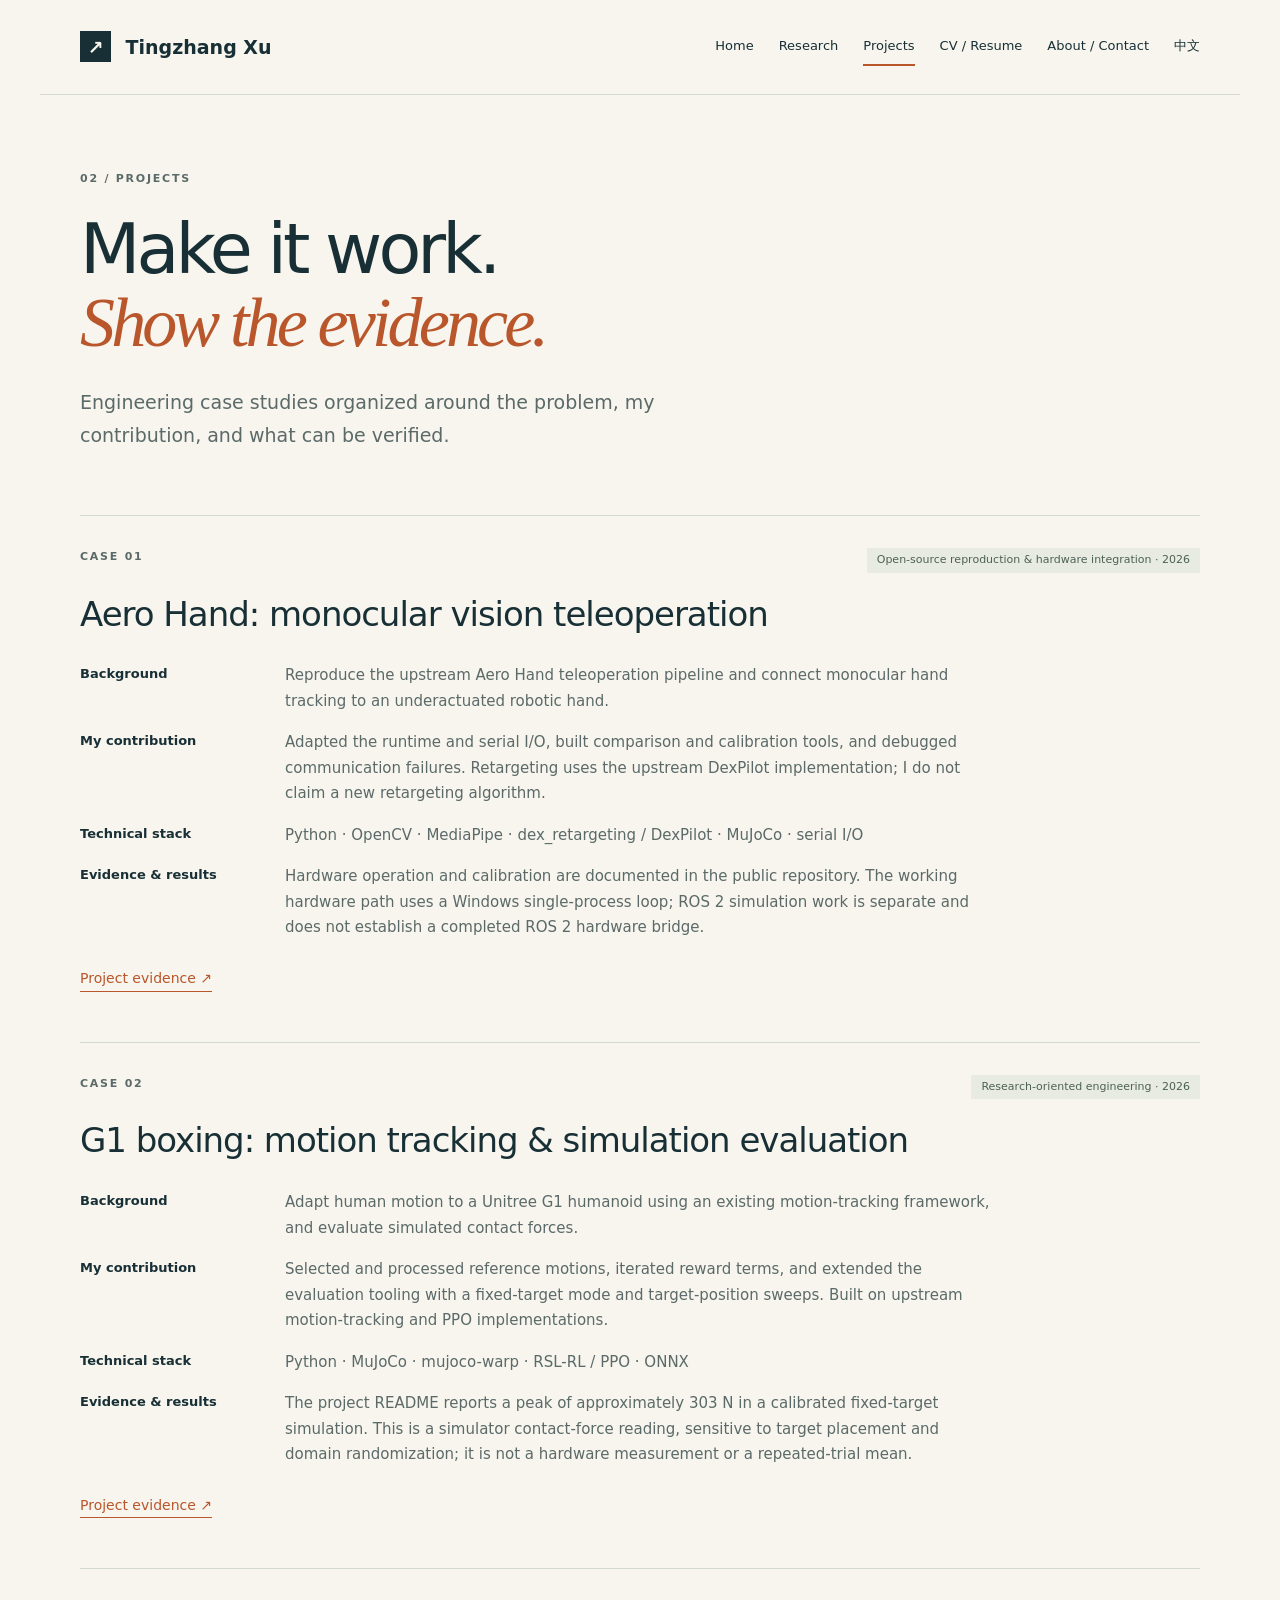
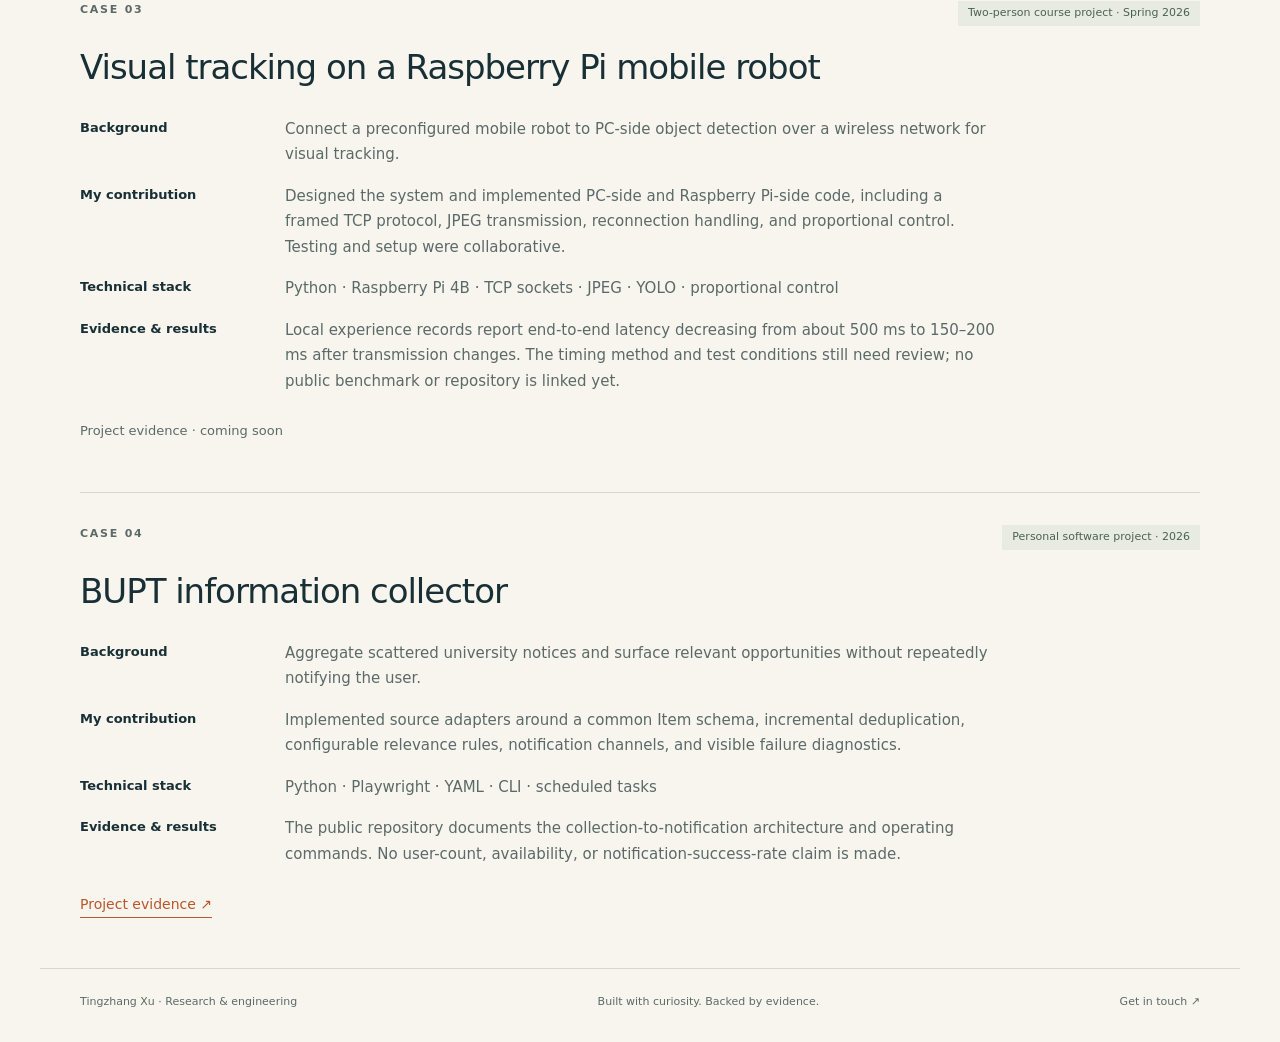
<file: en/projects.html>
<!doctype html>
<html lang="en"><head><meta charset="utf-8"><meta name="viewport" content="width=device-width,initial-scale=1">
<meta name="description" content="Tingzhang Xu: embodied intelligence, robotics, research and engineering portfolio.">

<title>Projects · Tingzhang Xu</title><link rel="icon" href="assets/favicon.svg" type="image/svg+xml"><link rel="stylesheet" href="assets/style.css"></head>
<body><a class="skip" href="#main">Skip to content</a><header><a class="brand" href="index.html"><span class="brand-mark">↗</span> Tingzhang Xu</a><nav aria-label="Main navigation"><a href="index.html">Home</a><a href="research.html">Research</a><a aria-current="page" href="projects.html">Projects</a><a href="cv.html">CV / Resume</a><a href="about.html">About / Contact</a><a href="../index.html" lang="zh-CN">中文</a></nav></header>
<main id="main"><section class="page-heading"><p class="eyebrow">02 / PROJECTS</p><h1>Make it work.<br><em>Show the evidence.</em></h1><p>Engineering case studies organized around the problem, my contribution, and what can be verified.</p></section><article class="case"><div class="case-top"><span class="eyebrow">CASE 01</span><span class="tag">Open-source reproduction &amp; hardware integration · 2026</span></div><h2>Aero Hand: monocular vision teleoperation</h2><dl><dt>Background</dt><dd>Reproduce the upstream Aero Hand teleoperation pipeline and connect monocular hand tracking to an underactuated robotic hand.</dd><dt>My contribution</dt><dd>Adapted the runtime and serial I/O, built comparison and calibration tools, and debugged communication failures. Retargeting uses the upstream DexPilot implementation; I do not claim a new retargeting algorithm.</dd><dt>Technical stack</dt><dd>Python · OpenCV · MediaPipe · dex_retargeting / DexPilot · MuJoCo · serial I/O</dd><dt>Evidence & results</dt><dd>Hardware operation and calibration are documented in the public repository. The working hardware path uses a Windows single-process loop; ROS 2 simulation work is separate and does not establish a completed ROS 2 hardware bridge.</dd></dl><a class="text-link" href="https://github.com/yantingweb/aero-hand-vision-teleop">Project evidence ↗</a></article><article class="case"><div class="case-top"><span class="eyebrow">CASE 02</span><span class="tag">Research-oriented engineering · 2026</span></div><h2>G1 boxing: motion tracking &amp; simulation evaluation</h2><dl><dt>Background</dt><dd>Adapt human motion to a Unitree G1 humanoid using an existing motion-tracking framework, and evaluate simulated contact forces.</dd><dt>My contribution</dt><dd>Selected and processed reference motions, iterated reward terms, and extended the evaluation tooling with a fixed-target mode and target-position sweeps. Built on upstream motion-tracking and PPO implementations.</dd><dt>Technical stack</dt><dd>Python · MuJoCo · mujoco-warp · RSL-RL / PPO · ONNX</dd><dt>Evidence & results</dt><dd>The project README reports a peak of approximately 303 N in a calibrated fixed-target simulation. This is a simulator contact-force reading, sensitive to target placement and domain randomization; it is not a hardware measurement or a repeated-trial mean.</dd></dl><a class="text-link" href="https://github.com/yantingweb/robotac-g1-boxing">Project evidence ↗</a></article><article class="case"><div class="case-top"><span class="eyebrow">CASE 03</span><span class="tag">Two-person course project · Spring 2026</span></div><h2>Visual tracking on a Raspberry Pi mobile robot</h2><dl><dt>Background</dt><dd>Connect a preconfigured mobile robot to PC-side object detection over a wireless network for visual tracking.</dd><dt>My contribution</dt><dd>Designed the system and implemented PC-side and Raspberry Pi-side code, including a framed TCP protocol, JPEG transmission, reconnection handling, and proportional control. Testing and setup were collaborative.</dd><dt>Technical stack</dt><dd>Python · Raspberry Pi 4B · TCP sockets · JPEG · YOLO · proportional control</dd><dt>Evidence & results</dt><dd>Local experience records report end-to-end latency decreasing from about 500 ms to 150–200 ms after transmission changes. The timing method and test conditions still need review; no public benchmark or repository is linked yet.</dd></dl><span class="pending">Project evidence · coming soon</span></article><article class="case"><div class="case-top"><span class="eyebrow">CASE 04</span><span class="tag">Personal software project · 2026</span></div><h2>BUPT information collector</h2><dl><dt>Background</dt><dd>Aggregate scattered university notices and surface relevant opportunities without repeatedly notifying the user.</dd><dt>My contribution</dt><dd>Implemented source adapters around a common Item schema, incremental deduplication, configurable relevance rules, notification channels, and visible failure diagnostics.</dd><dt>Technical stack</dt><dd>Python · Playwright · YAML · CLI · scheduled tasks</dd><dt>Evidence & results</dt><dd>The public repository documents the collection-to-notification architecture and operating commands. No user-count, availability, or notification-success-rate claim is made.</dd></dl><a class="text-link" href="https://github.com/yantingweb/bupt-information-collector">Project evidence ↗</a></article></main><footer><span>Tingzhang Xu · Research & engineering</span><span>Built with curiosity. Backed by evidence.</span><a href="about.html">Get in touch ↗</a></footer></body></html>
</file>
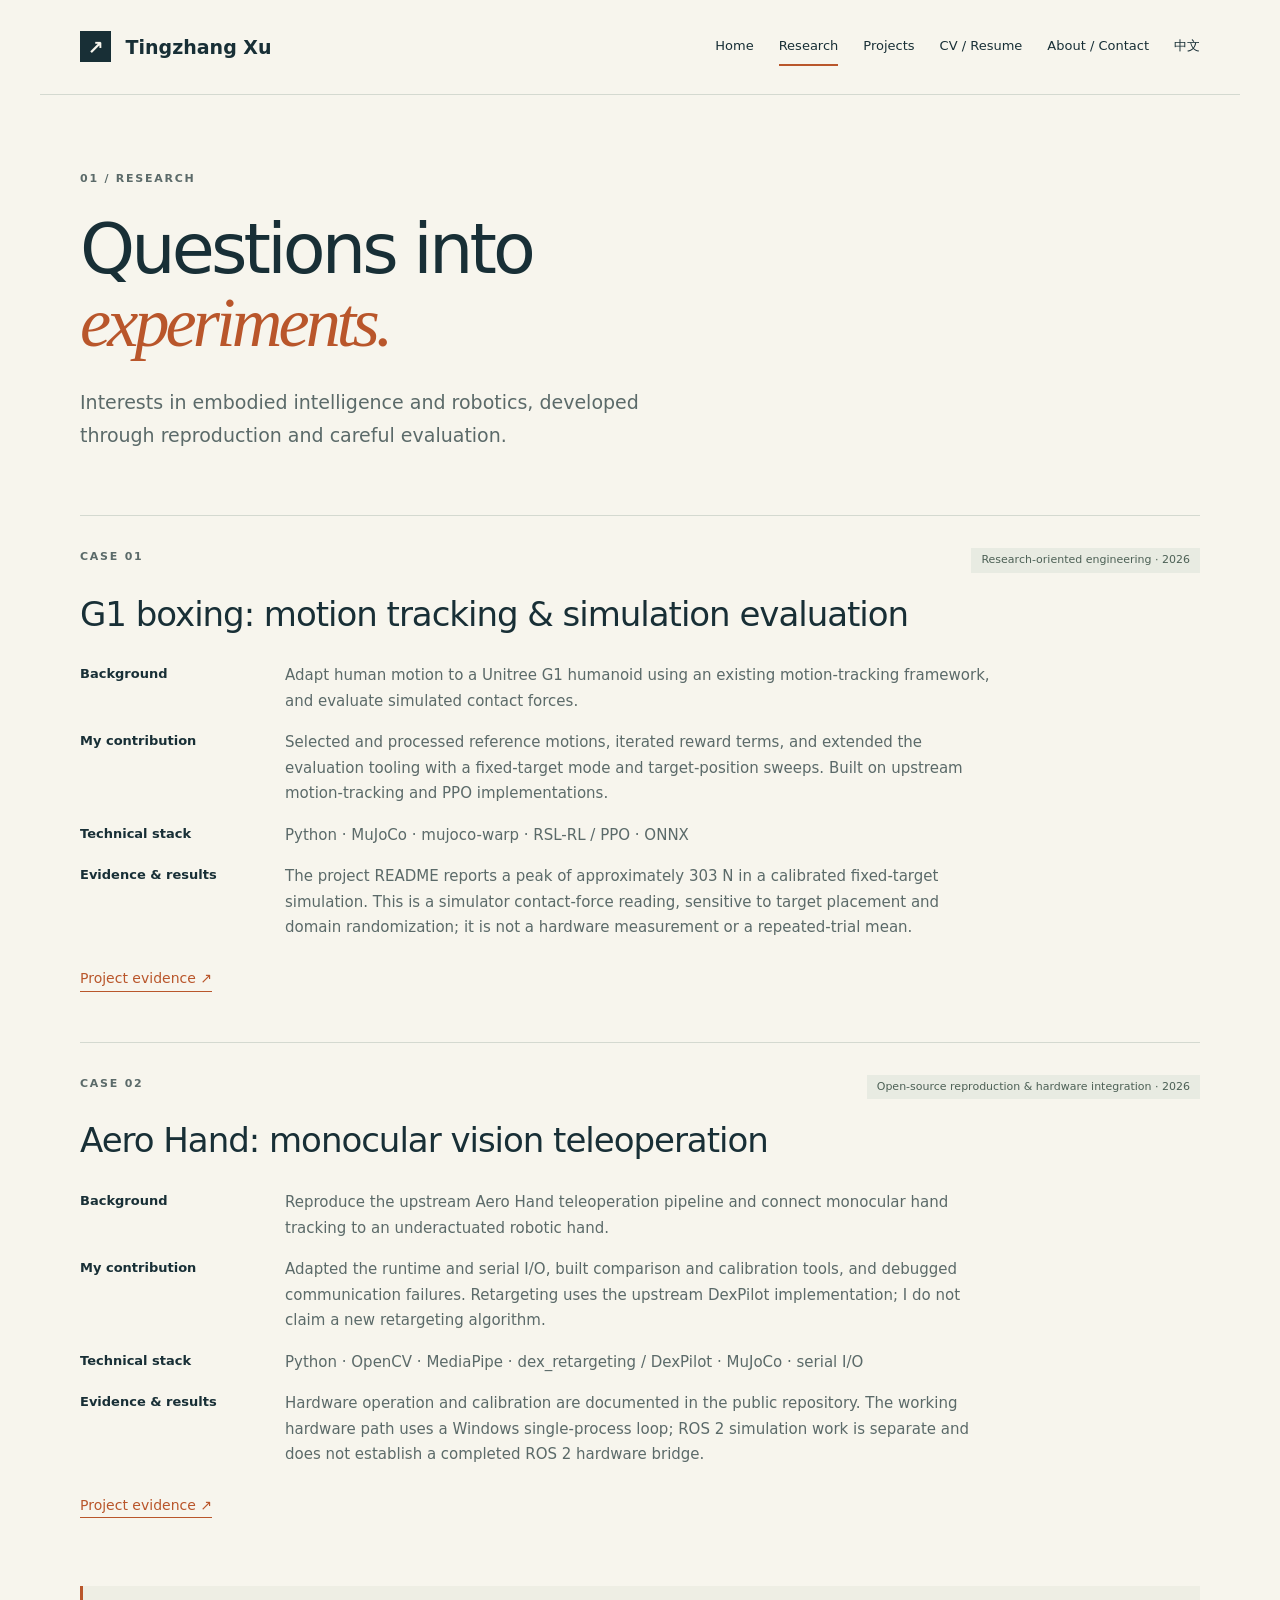
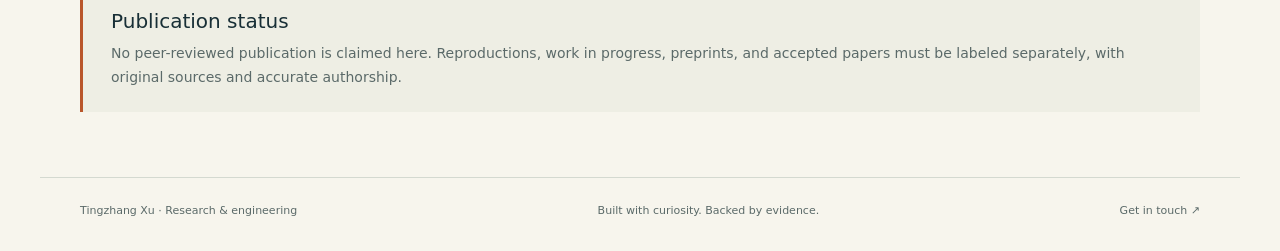
<file: en/research.html>
<!doctype html>
<html lang="en"><head><meta charset="utf-8"><meta name="viewport" content="width=device-width,initial-scale=1">
<meta name="description" content="Tingzhang Xu: embodied intelligence, robotics, research and engineering portfolio.">

<title>Research · Tingzhang Xu</title><link rel="icon" href="assets/favicon.svg" type="image/svg+xml"><link rel="stylesheet" href="assets/style.css"></head>
<body><a class="skip" href="#main">Skip to content</a><header><a class="brand" href="index.html"><span class="brand-mark">↗</span> Tingzhang Xu</a><nav aria-label="Main navigation"><a href="index.html">Home</a><a aria-current="page" href="research.html">Research</a><a href="projects.html">Projects</a><a href="cv.html">CV / Resume</a><a href="about.html">About / Contact</a><a href="../index.html" lang="zh-CN">中文</a></nav></header>
<main id="main"><section class="page-heading"><p class="eyebrow">01 / RESEARCH</p><h1>Questions into<br><em>experiments.</em></h1><p>Interests in embodied intelligence and robotics, developed through reproduction and careful evaluation.</p></section><article class="case"><div class="case-top"><span class="eyebrow">CASE 01</span><span class="tag">Research-oriented engineering · 2026</span></div><h2>G1 boxing: motion tracking &amp; simulation evaluation</h2><dl><dt>Background</dt><dd>Adapt human motion to a Unitree G1 humanoid using an existing motion-tracking framework, and evaluate simulated contact forces.</dd><dt>My contribution</dt><dd>Selected and processed reference motions, iterated reward terms, and extended the evaluation tooling with a fixed-target mode and target-position sweeps. Built on upstream motion-tracking and PPO implementations.</dd><dt>Technical stack</dt><dd>Python · MuJoCo · mujoco-warp · RSL-RL / PPO · ONNX</dd><dt>Evidence & results</dt><dd>The project README reports a peak of approximately 303 N in a calibrated fixed-target simulation. This is a simulator contact-force reading, sensitive to target placement and domain randomization; it is not a hardware measurement or a repeated-trial mean.</dd></dl><a class="text-link" href="https://github.com/yantingweb/robotac-g1-boxing">Project evidence ↗</a></article><article class="case"><div class="case-top"><span class="eyebrow">CASE 02</span><span class="tag">Open-source reproduction &amp; hardware integration · 2026</span></div><h2>Aero Hand: monocular vision teleoperation</h2><dl><dt>Background</dt><dd>Reproduce the upstream Aero Hand teleoperation pipeline and connect monocular hand tracking to an underactuated robotic hand.</dd><dt>My contribution</dt><dd>Adapted the runtime and serial I/O, built comparison and calibration tools, and debugged communication failures. Retargeting uses the upstream DexPilot implementation; I do not claim a new retargeting algorithm.</dd><dt>Technical stack</dt><dd>Python · OpenCV · MediaPipe · dex_retargeting / DexPilot · MuJoCo · serial I/O</dd><dt>Evidence & results</dt><dd>Hardware operation and calibration are documented in the public repository. The working hardware path uses a Windows single-process loop; ROS 2 simulation work is separate and does not establish a completed ROS 2 hardware bridge.</dd></dl><a class="text-link" href="https://github.com/yantingweb/aero-hand-vision-teleop">Project evidence ↗</a></article><aside class="note"><h3>Publication status</h3><p>No peer-reviewed publication is claimed here. Reproductions, work in progress, preprints, and accepted papers must be labeled separately, with original sources and accurate authorship.</p></aside></main><footer><span>Tingzhang Xu · Research & engineering</span><span>Built with curiosity. Backed by evidence.</span><a href="about.html">Get in touch ↗</a></footer></body></html>
</file>
<file: assets/style.css>
:root{--paper:#f7f5ed;--ink:#182f36;--muted:#5b6a69;--line:#d4d9d0;--accent:#b9562b}*{box-sizing:border-box}body{margin:0;background:var(--paper);color:var(--ink);font:16px/1.7 system-ui,-apple-system,BlinkMacSystemFont,"Segoe UI",sans-serif}a{color:inherit;text-decoration:none}a:hover{color:var(--accent)}a:focus-visible{outline:3px solid var(--accent);outline-offset:5px}.skip{position:absolute;top:-100px;background:var(--ink);color:white;padding:12px;z-index:2}.skip:focus{top:0}.draft{background:#e9e9de;text-align:center;padding:7px 20px;font-size:12px;color:#465852}header,main,footer{max-width:1200px;margin:auto;padding-left:40px;padding-right:40px}header{display:flex;align-items:center;justify-content:space-between;gap:24px;padding-top:28px;padding-bottom:28px;border-bottom:1px solid var(--line)}.brand{font-size:19px;font-weight:700;white-space:nowrap}.brand-mark{background:var(--ink);color:var(--paper);display:inline-grid;place-items:center;width:31px;height:31px;margin-right:8px}nav{display:flex;gap:25px;font-size:13px}nav a{padding:7px 0}nav a[aria-current]{border-bottom:2px solid var(--accent)}.hero{display:grid;grid-template-columns:1.2fr 1fr;gap:55px;align-items:center;padding:80px 0 76px}.eyebrow{font-size:11px;font-weight:650;letter-spacing:.16em;color:var(--muted);margin:0 0 24px}h1,h2,h3,p,figure{margin-top:0}h1{font-size:clamp(48px,6.4vw,80px);font-weight:500;line-height:1.04;letter-spacing:-.055em;margin-bottom:27px}em{font-family:Georgia,serif;font-weight:400;color:var(--accent)}.intro{font-size:19px;max-width:490px;color:var(--muted)}.affiliation{font-size:12px;color:var(--muted);max-width:460px}.buttons{display:flex;gap:12px;flex-wrap:wrap;margin-top:30px}.button{display:flex;gap:28px;justify-content:space-between;align-items:center;background:var(--ink);color:white;padding:12px 18px;font-size:13px;border:1px solid var(--ink)}.button:hover{background:#294951;color:white}.button.secondary{background:transparent;color:var(--ink)}.diagram{margin:0;background:#e9ede4;border:1px solid var(--line);padding:20px}.diagram-label{display:flex;justify-content:space-between;gap:16px;font:9px/1.6 monospace;letter-spacing:.08em}.diagram svg{width:100%;height:auto;display:block}.diagram figcaption{font-size:11px;border-top:1px solid #cbd5cb;padding-top:14px;color:var(--muted)}.paths{display:grid;grid-template-columns:1fr 1fr 1fr;border-top:1px solid var(--line);border-bottom:1px solid var(--line);padding:34px 0;gap:30px}h2{font-size:28px;line-height:1.25;letter-spacing:-.03em;font-weight:500}h3{font-size:20px;line-height:1.3;font-weight:500}.path{padding-left:26px;border-left:1px solid var(--line)}.path h3{display:flex;justify-content:space-between}.path p,.selected p,.case p,.about-grid p{color:var(--muted);font-size:15px}.path .eyebrow{font-size:10px;margin-bottom:20px}.selected{display:flex;justify-content:space-between;gap:40px;align-items:center;padding:60px 0}.selected p{max-width:650px}.text-link{font-size:14px;color:var(--accent);border-bottom:1px solid currentColor;display:inline-block;margin:10px 0}.selected .text-link{white-space:nowrap}.page-heading{padding:75px 0 45px;max-width:850px}.page-heading h1{font-size:clamp(44px,6vw,70px)}.page-heading>p:last-child{max-width:630px;font-size:19px;color:var(--muted)}.case{border-top:1px solid var(--line);padding:32px 0 40px}.case-top{display:flex;justify-content:space-between;gap:15px;flex-wrap:wrap;margin-bottom:20px}.case-top .eyebrow{margin:0}.tag{font-size:11px;background:#e8ebe2;padding:3px 10px;color:#4c6055}.case h2{font-size:34px}dl{display:grid;grid-template-columns:170px 1fr;gap:16px 35px;max-width:920px}dt{font-size:13px;font-weight:600}dd{margin:0;color:var(--muted);font-size:15px}.pending{display:inline-block;font-size:13px;color:var(--muted);margin:10px 0}.note{border-left:3px solid var(--accent);background:#eeeee4;padding:22px 28px;margin:18px 0 65px;color:var(--muted);font-size:14px}.note h3{color:var(--ink);margin-bottom:8px}.note p{margin:0}.document-grid{display:grid;grid-template-columns:1fr 1fr;gap:45px}.about-grid{display:grid;grid-template-columns:1.2fr 1fr;gap:70px;padding-bottom:80px}.about-grid h2{margin-top:25px}.contact{padding:30px;background:#e9ede4;align-self:start}.contact .eyebrow{margin-bottom:20px}footer{border-top:1px solid var(--line);padding-top:24px;padding-bottom:30px;display:flex;justify-content:space-between;gap:20px;font-size:11px;color:var(--muted)}@media(max-width:900px){header{align-items:flex-start;flex-direction:column;gap:14px}nav{flex-wrap:wrap;gap:8px 22px}.hero{gap:28px;padding:50px 0}.paths{grid-template-columns:1fr 1fr}.paths>div{grid-column:1/-1}.path:first-of-type{padding-left:0;border:0}.selected{align-items:flex-start;flex-direction:column;gap:8px}}@media(max-width:600px){header,main,footer{padding-left:22px;padding-right:22px}.hero{grid-template-columns:1fr}.hero h1{font-size:60px}.diagram{max-width:440px}.paths{grid-template-columns:1fr;gap:22px}.path{padding:20px 0 0;border-left:0;border-top:1px solid var(--line)}.path:first-of-type{border-top:1px solid var(--line);padding-top:20px}.paths .eyebrow{margin-bottom:12px}.document-grid,.about-grid{grid-template-columns:1fr;gap:16px}dl{grid-template-columns:1fr;gap:6px}dd{margin-bottom:15px}.case-top{display:block}.tag{display:inline-block;margin-top:10px}.page-heading{padding-top:45px}footer{flex-direction:column;gap:5px}.buttons .button{flex:1;white-space:nowrap;gap:16px}.draft{font-size:10px}}
</file>
<file: assets/recruit.css>
.recruit{background:#f6f7f9;color:#172b38;font-family:system-ui,-apple-system,"Segoe UI","Microsoft YaHei",sans-serif}.recruit header{background:transparent;max-width:1240px;padding-top:24px;padding-bottom:24px}.recruit header .brand{font-size:22px}.brand small{font-size:12px;color:#677783;font-weight:400;margin-left:10px}.recruit main,.recruit footer{max-width:1240px}.recruit nav{font-size:14px}.recruit nav a[aria-current]{border-color:#235fc4}.recruit a:hover{color:#235fc4}.recruit .eyebrow{letter-spacing:.1em;color:#5c7082;font-size:11px}.recruit-hero{display:grid;grid-template-columns:1.15fr 1fr;gap:70px;padding:64px 0 56px;align-items:center}.recruit h1{font-size:64px;font-weight:650;letter-spacing:-.04em;margin-bottom:22px;line-height:1.2}.recruit-hero h1 span{display:block;font-size:26px;letter-spacing:0;color:#6c7e8d;font-weight:400;margin-top:8px}.identity{font-size:16px;color:#435969}.lead{font-size:19px;color:#435969;line-height:1.9;margin-bottom:24px}.recruit .button{background:#1e4f99;border-color:#1e4f99;font:inherit;font-size:14px;cursor:pointer}.recruit .button.secondary{background:transparent;color:#1e4f99}.profile-summary{background:white;border:1px solid #dfe5eb;border-top:3px solid #235fc4;padding:28px 30px;box-shadow:0 10px 24px #15365a06}.profile-summary h2{font-size:23px;line-height:1.6;margin:15px 0 20px}.profile-summary dl{grid-template-columns:70px 1fr;gap:14px;font-size:13px}.profile-summary dd{font-size:13px;overflow-wrap:anywhere}.recruit .text-link{color:#1e4f99;font-size:14px}.section-title{display:flex;align-items:center;justify-content:space-between;gap:20px;margin-bottom:24px}.section-title .eyebrow{margin-bottom:8px}.section-title h2{margin-bottom:0;font-weight:600}.project-grid{display:grid;grid-template-columns:repeat(3,minmax(0,1fr));gap:18px}.project-card{background:white;border:1px solid #dfe5eb;padding:24px;display:flex;flex-direction:column}.card-top{display:flex;justify-content:space-between;gap:10px}.card-top .eyebrow{font-size:10px;margin-bottom:22px}.project-card h3{font-size:22px;line-height:1.55;font-weight:600;margin-bottom:8px}.project-card .subtitle{font-size:11px;color:#65798b;margin-bottom:18px}.project-card p{font-size:14px;color:#506575}.project-card .stack{font-size:11px;line-height:1.8;margin-top:14px}.pipeline{display:flex;flex-wrap:wrap;gap:6px;align-items:center;margin:12px 0 20px}.pipeline span{font-size:11px;background:#edf2f8;color:#355477;padding:6px 9px}.pipeline span:not(:last-child):after{content:' →';color:#8194a9;margin-left:5px}.evidence{font-size:12px;font-weight:600;border-left:3px solid #5486cd;padding-left:10px;color:#244a7c;margin-top:auto}.card-links{display:flex;justify-content:space-between;gap:10px;border-top:1px solid #e5eaf0;padding-top:16px;font-size:12px;color:#1e4f99;margin-top:12px}.audience{display:grid;grid-template-columns:1fr 1fr;gap:60px;padding:48px 0;margin-top:46px;border-top:1px solid #dfe5eb}.audience .eyebrow{margin-bottom:12px}.audience h2{font-size:23px}.audience p{font-size:14px;color:#506575}.recruit .page-heading{padding:55px 0 30px}.recruit .page-heading h1{font-size:48px;line-height:1.4}.recruit .page-heading>p:last-child{font-size:17px}.recruit .case{scroll-margin-top:25px;background:white;padding:28px 32px;margin-bottom:28px;border:1px solid #dfe5eb}.recruit .case h2{font-size:29px;line-height:1.5;font-weight:600}.role{font-size:13px;color:#506575}.recruit dl{line-height:1.9}.recruit .case details{font-size:13px;color:#536676;margin:15px 0}.recruit summary{cursor:pointer}.recruit details p{max-width:850px;margin:12px 0 5px}.recruit .tag{background:#edf2f8;color:#36587b}.recruit .contact{background:white;border:1px solid #dfe5eb;overflow-wrap:anywhere}.recruit .about-grid{padding:20px 0 60px}.resume-header{padding:45px 0 24px;display:flex;align-items:center;justify-content:space-between;gap:24px}.recruit .resume-header h1{font-size:42px;margin-bottom:12px}.resume-header h1 span{font-size:20px;font-weight:400;color:#65798b}.resume-header p{font-size:14px;margin-bottom:8px;overflow-wrap:anywhere}.resume-section{padding:22px 0;border-top:1px solid #dfe5eb}.resume-section h2{font-size:22px;font-weight:600}.resume-section p{font-size:14px;color:#435969}.resume-project{margin:22px 0}.resume-project h3{font-size:17px;font-weight:600;margin-bottom:10px}.resume-project p{margin-bottom:8px}.resume-project .text-link{font-size:12px}.recruit footer{margin-top:30px}.recruit .button:hover{background:#153c77;color:white}@media(max-width:1000px){.recruit-hero{gap:30px}.project-grid{grid-template-columns:1fr}.project-card{display:block}.project-card h3{font-size:24px}.pipeline{margin:12px 0}.evidence{margin:20px 0 0}.card-links{justify-content:flex-start;gap:25px}.project-card .subtitle{margin-bottom:8px}}@media(max-width:650px){.recruit-hero{grid-template-columns:1fr;padding-top:35px;gap:28px}.recruit h1{font-size:46px}.recruit header{gap:16px}.brand small{margin-left:5px}.recruit nav{gap:8px 20px}.lead{font-size:17px}.profile-summary{padding:22px}.profile-summary dl{grid-template-columns:1fr;gap:6px}.profile-summary dd{margin-bottom:10px}.audience{grid-template-columns:1fr;gap:28px;margin-top:30px;padding-top:30px}.section-title{align-items:flex-start}.section-title h2{font-size:25px}.recruit .page-heading h1{font-size:35px}.recruit .case{padding:22px}.recruit .case h2{font-size:24px}.resume-header{align-items:flex-start;flex-direction:column}.recruit .resume-header h1{font-size:36px}.resume-header h1 span{font-size:17px}.recruit .about-grid{gap:24px}}@media print{body.recruit{background:white;font-size:10pt}.recruit header,.recruit footer,.skip,#print-resume{display:none!important}.recruit main{padding:0;max-width:none}.resume-header{padding:0 0 10px;display:block}.resume-header .eyebrow{display:none}.recruit .resume-header h1{font-size:25pt;margin-bottom:8px}.resume-header h1 span{font-size:13pt}.resume-header p,.resume-section p{font-size:9pt;line-height:1.55}.resume-section{padding:10px 0}.resume-section h2{font-size:13pt;margin-bottom:10px}.resume-project{margin:12px 0;break-inside:avoid}.resume-project h3{font-size:11pt;margin-bottom:5px}.resume-project .text-link{font-size:8pt;margin:2px 0}.resume-project p{margin:5px 0}a{color:inherit!important;text-decoration:none}@page{size:A4;margin:15mm}}
</file>
<file: en/assets/style.css>
:root{--paper:#f7f5ed;--ink:#182f36;--muted:#5b6a69;--line:#d4d9d0;--accent:#b9562b}*{box-sizing:border-box}body{margin:0;background:var(--paper);color:var(--ink);font:16px/1.7 system-ui,-apple-system,BlinkMacSystemFont,"Segoe UI",sans-serif}a{color:inherit;text-decoration:none}a:hover{color:var(--accent)}a:focus-visible{outline:3px solid var(--accent);outline-offset:5px}.skip{position:absolute;top:-100px;background:var(--ink);color:white;padding:12px;z-index:2}.skip:focus{top:0}.draft{background:#e9e9de;text-align:center;padding:7px 20px;font-size:12px;color:#465852}header,main,footer{max-width:1200px;margin:auto;padding-left:40px;padding-right:40px}header{display:flex;align-items:center;justify-content:space-between;gap:24px;padding-top:28px;padding-bottom:28px;border-bottom:1px solid var(--line)}.brand{font-size:19px;font-weight:700;white-space:nowrap}.brand-mark{background:var(--ink);color:var(--paper);display:inline-grid;place-items:center;width:31px;height:31px;margin-right:8px}nav{display:flex;gap:25px;font-size:13px}nav a{padding:7px 0}nav a[aria-current]{border-bottom:2px solid var(--accent)}.hero{display:grid;grid-template-columns:1.2fr 1fr;gap:55px;align-items:center;padding:80px 0 76px}.eyebrow{font-size:11px;font-weight:650;letter-spacing:.16em;color:var(--muted);margin:0 0 24px}h1,h2,h3,p,figure{margin-top:0}h1{font-size:clamp(48px,6.4vw,80px);font-weight:500;line-height:1.04;letter-spacing:-.055em;margin-bottom:27px}em{font-family:Georgia,serif;font-weight:400;color:var(--accent)}.intro{font-size:19px;max-width:490px;color:var(--muted)}.affiliation{font-size:12px;color:var(--muted);max-width:460px}.buttons{display:flex;gap:12px;flex-wrap:wrap;margin-top:30px}.button{display:flex;gap:28px;justify-content:space-between;align-items:center;background:var(--ink);color:white;padding:12px 18px;font-size:13px;border:1px solid var(--ink)}.button:hover{background:#294951;color:white}.button.secondary{background:transparent;color:var(--ink)}.diagram{margin:0;background:#e9ede4;border:1px solid var(--line);padding:20px}.diagram-label{display:flex;justify-content:space-between;gap:16px;font:9px/1.6 monospace;letter-spacing:.08em}.diagram svg{width:100%;height:auto;display:block}.diagram figcaption{font-size:11px;border-top:1px solid #cbd5cb;padding-top:14px;color:var(--muted)}.paths{display:grid;grid-template-columns:1fr 1fr 1fr;border-top:1px solid var(--line);border-bottom:1px solid var(--line);padding:34px 0;gap:30px}h2{font-size:28px;line-height:1.25;letter-spacing:-.03em;font-weight:500}h3{font-size:20px;line-height:1.3;font-weight:500}.path{padding-left:26px;border-left:1px solid var(--line)}.path h3{display:flex;justify-content:space-between}.path p,.selected p,.case p,.about-grid p{color:var(--muted);font-size:15px}.path .eyebrow{font-size:10px;margin-bottom:20px}.selected{display:flex;justify-content:space-between;gap:40px;align-items:center;padding:60px 0}.selected p{max-width:650px}.text-link{font-size:14px;color:var(--accent);border-bottom:1px solid currentColor;display:inline-block;margin:10px 0}.selected .text-link{white-space:nowrap}.page-heading{padding:75px 0 45px;max-width:850px}.page-heading h1{font-size:clamp(44px,6vw,70px)}.page-heading>p:last-child{max-width:630px;font-size:19px;color:var(--muted)}.case{border-top:1px solid var(--line);padding:32px 0 40px}.case-top{display:flex;justify-content:space-between;gap:15px;flex-wrap:wrap;margin-bottom:20px}.case-top .eyebrow{margin:0}.tag{font-size:11px;background:#e8ebe2;padding:3px 10px;color:#4c6055}.case h2{font-size:34px}dl{display:grid;grid-template-columns:170px 1fr;gap:16px 35px;max-width:920px}dt{font-size:13px;font-weight:600}dd{margin:0;color:var(--muted);font-size:15px}.pending{display:inline-block;font-size:13px;color:var(--muted);margin:10px 0}.note{border-left:3px solid var(--accent);background:#eeeee4;padding:22px 28px;margin:18px 0 65px;color:var(--muted);font-size:14px}.note h3{color:var(--ink);margin-bottom:8px}.note p{margin:0}.document-grid{display:grid;grid-template-columns:1fr 1fr;gap:45px}.about-grid{display:grid;grid-template-columns:1.2fr 1fr;gap:70px;padding-bottom:80px}.about-grid h2{margin-top:25px}.contact{padding:30px;background:#e9ede4;align-self:start}.contact .eyebrow{margin-bottom:20px}footer{border-top:1px solid var(--line);padding-top:24px;padding-bottom:30px;display:flex;justify-content:space-between;gap:20px;font-size:11px;color:var(--muted)}@media(max-width:900px){header{align-items:flex-start;flex-direction:column;gap:14px}nav{flex-wrap:wrap;gap:8px 22px}.hero{gap:28px;padding:50px 0}.paths{grid-template-columns:1fr 1fr}.paths>div{grid-column:1/-1}.path:first-of-type{padding-left:0;border:0}.selected{align-items:flex-start;flex-direction:column;gap:8px}}@media(max-width:600px){header,main,footer{padding-left:22px;padding-right:22px}.hero{grid-template-columns:1fr}.hero h1{font-size:60px}.diagram{max-width:440px}.paths{grid-template-columns:1fr;gap:22px}.path{padding:20px 0 0;border-left:0;border-top:1px solid var(--line)}.path:first-of-type{border-top:1px solid var(--line);padding-top:20px}.paths .eyebrow{margin-bottom:12px}.document-grid,.about-grid{grid-template-columns:1fr;gap:16px}dl{grid-template-columns:1fr;gap:6px}dd{margin-bottom:15px}.case-top{display:block}.tag{display:inline-block;margin-top:10px}.page-heading{padding-top:45px}footer{flex-direction:column;gap:5px}.buttons .button{flex:1;white-space:nowrap;gap:16px}.draft{font-size:10px}}
</file>
